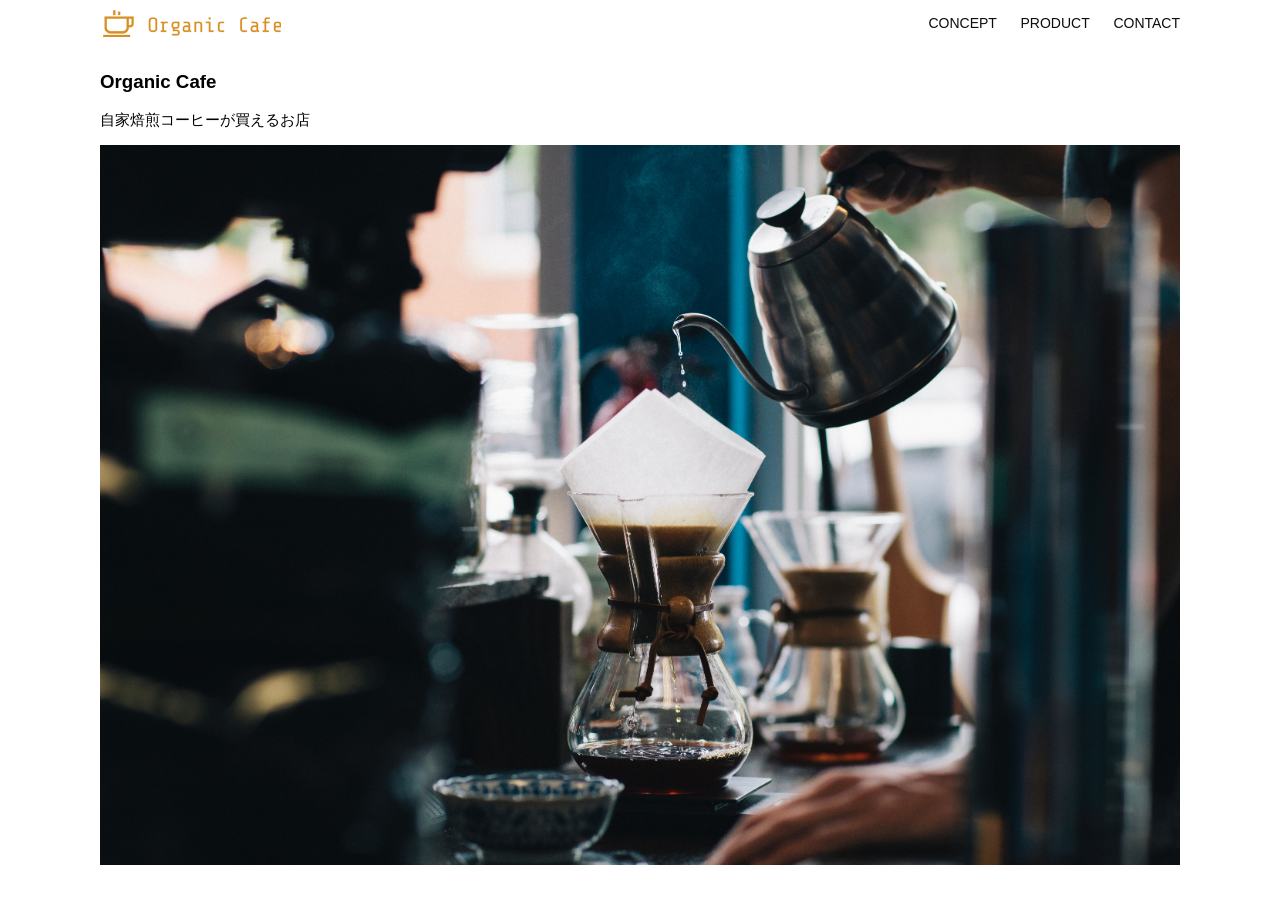
<file: html-css-kadai_013/index.html>
<!DOCTYPE html>
<html>
  <head>
    <title>Organic Cafe</title>
    <meta charset="UTF-8" />
    <meta name="description" content="自家焙煎のコーヒーがお家で楽しめるOrganic Cafe"/>
    <meta name="viewport" content="width=device-width, initial-scale=1.0" />
    <link rel="stylesheet" href="style.css" />
  </head>
  <body>
    <!-- ヘッダー -->
    <header>
      <!-- ロゴ -->
      <a href="index.html" id="logo"><img src="images/logo.png" alt="トップページに戻る"/></a>

      <!-- PC用ナビゲーション -->
      <nav id="nav-pc">
        <a href="index.html#concept">CONCEPT</a>
        <a href="index.html#product">PRODUCT</a>
        <a href="index.html#contact">CONTACT</a>
      </nav>
      <!-- スマホ用メニューボタン -->
       <img id="menu-sp" src="images/button-menu.png" alt="ナビゲーションを開く" onclick="document.getElementById('nav-sp').style.display = 'block'">

      <!-- スマホ用ナビゲーション -->
      <nav id="nav-sp">
        <ul>
          <li>
            <img id="close" src="images/button-close.png" alt="ナビゲーションを閉じる" onclick="document.getElementById('nav-sp').style.display = 'none'">
          </li>
          <li>
            <a id="logo-sp" href="index.html" onclick="document.getElementById('nav-sp').style.display = 'none'">
              <img src="images/logo-sp.png" alt="トップページに戻る" >
            </a>
          </li>
          <li>
            <a class="menu" href="index.html#concept" onclick="document.getElementById('nav-sp').style.display = 'none'">CONCEPT</a>
          </li>
          <li>
            <a class="menu" href="index.html#product" onclick="document.getElementById('nav-sp').style.display = 'none'">PRODUCT</a>
          </li>
          <li>
            <a class="menu" href="index.html#contact" onclick="document.getElementById('nav-sp').style.display = 'none'">CONTACT</a>
          </li>
        </ul>
      </nav> 
    </header>

    <main>
      <article>
        <!-- メインビジュアル -->
        <section id="main-visual">
          <div id="main-message">
            <h1>Organic Cafe</h1>
            <p>自家焙煎コーヒーが買えるお店</p>
          </div>
          <img src="images/main-image.jpg" alt="コーヒーをハンドドリップで淹れる画像"/>
        </section>
      </article>
    </main>
  </body>
</html>
</file>
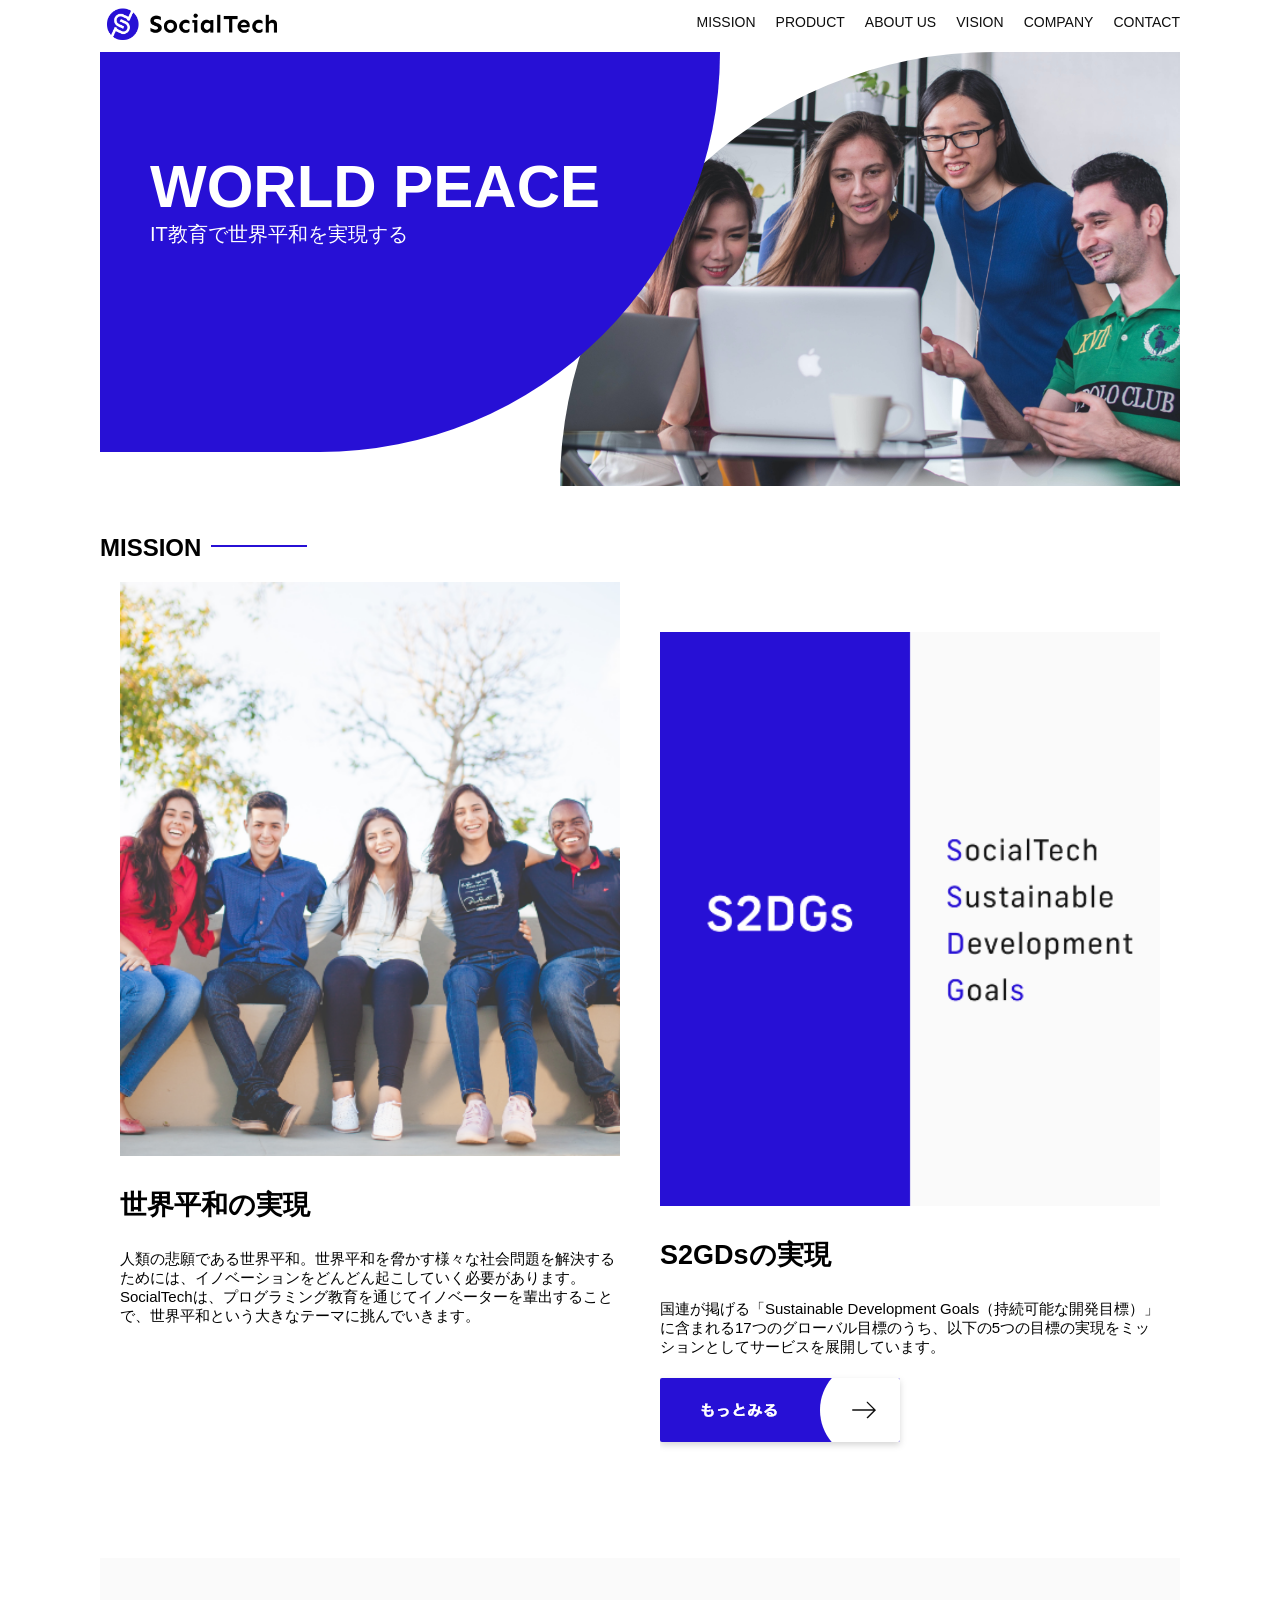
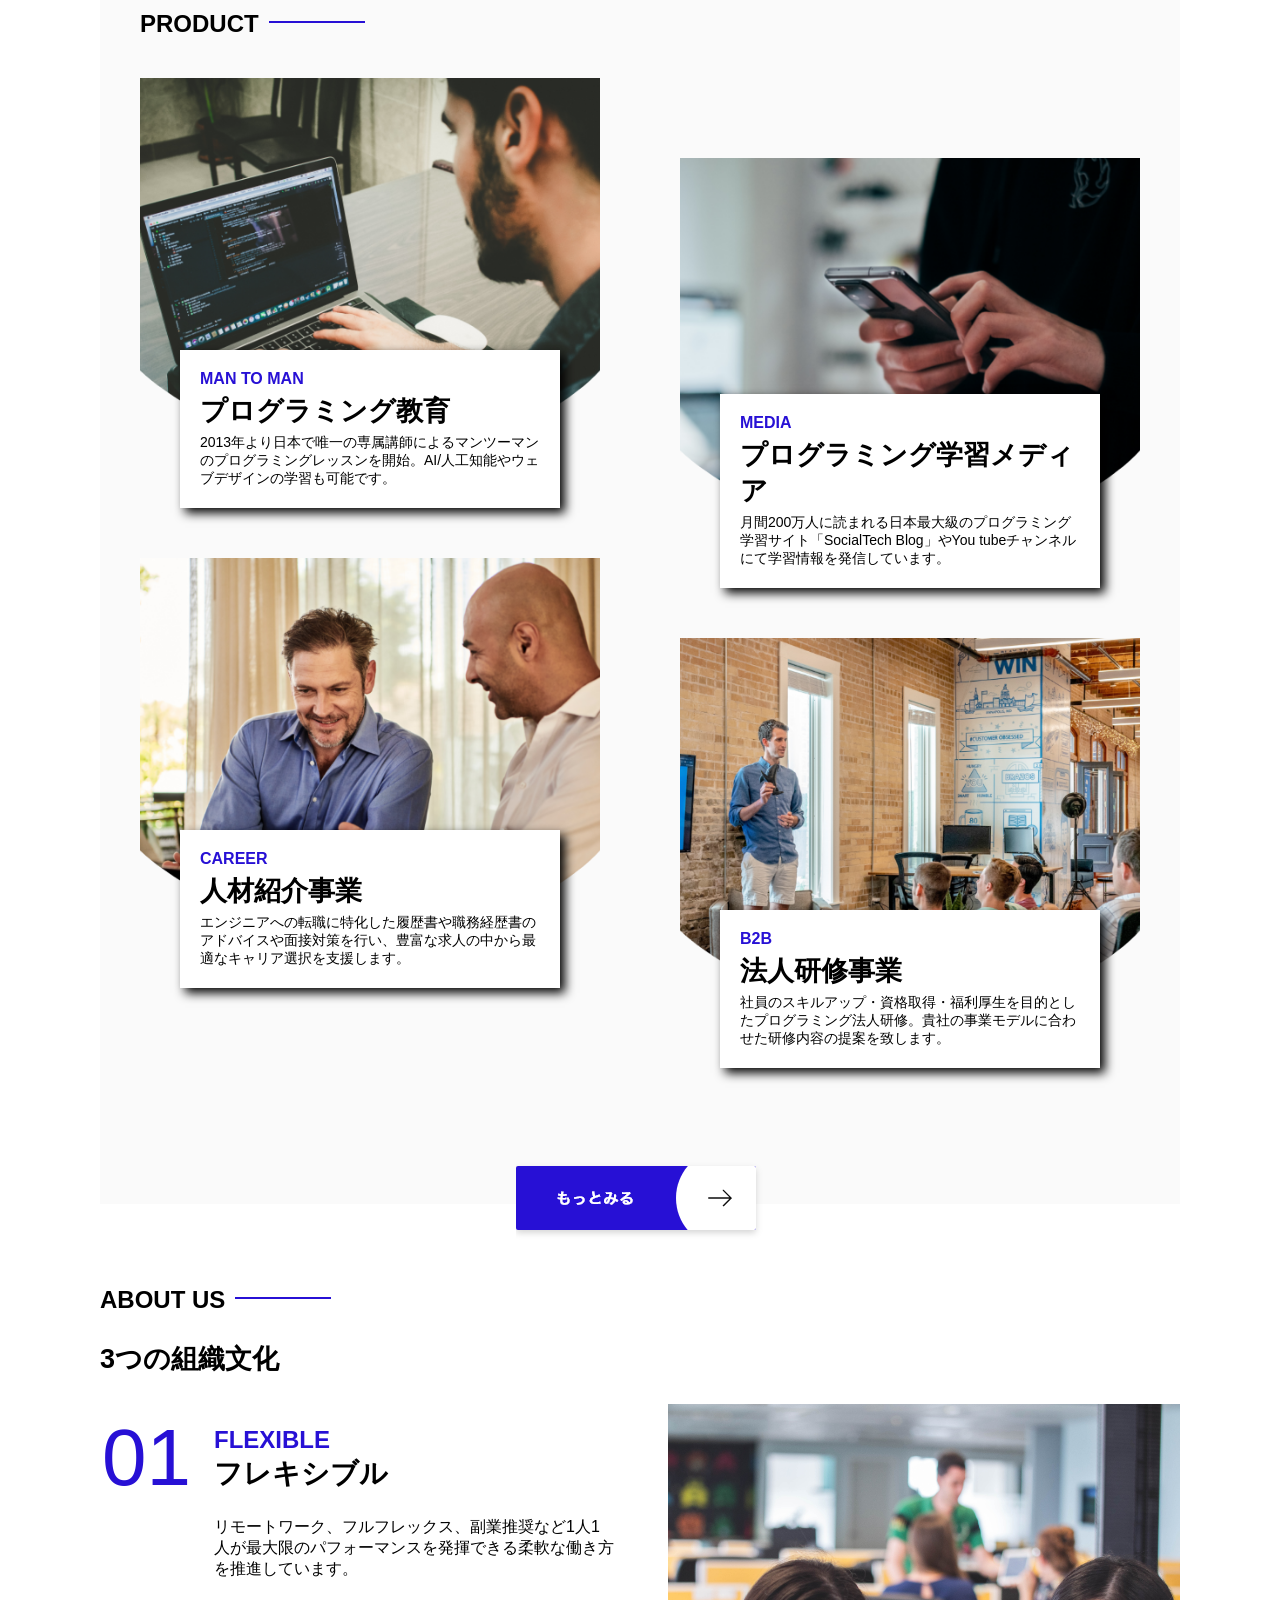
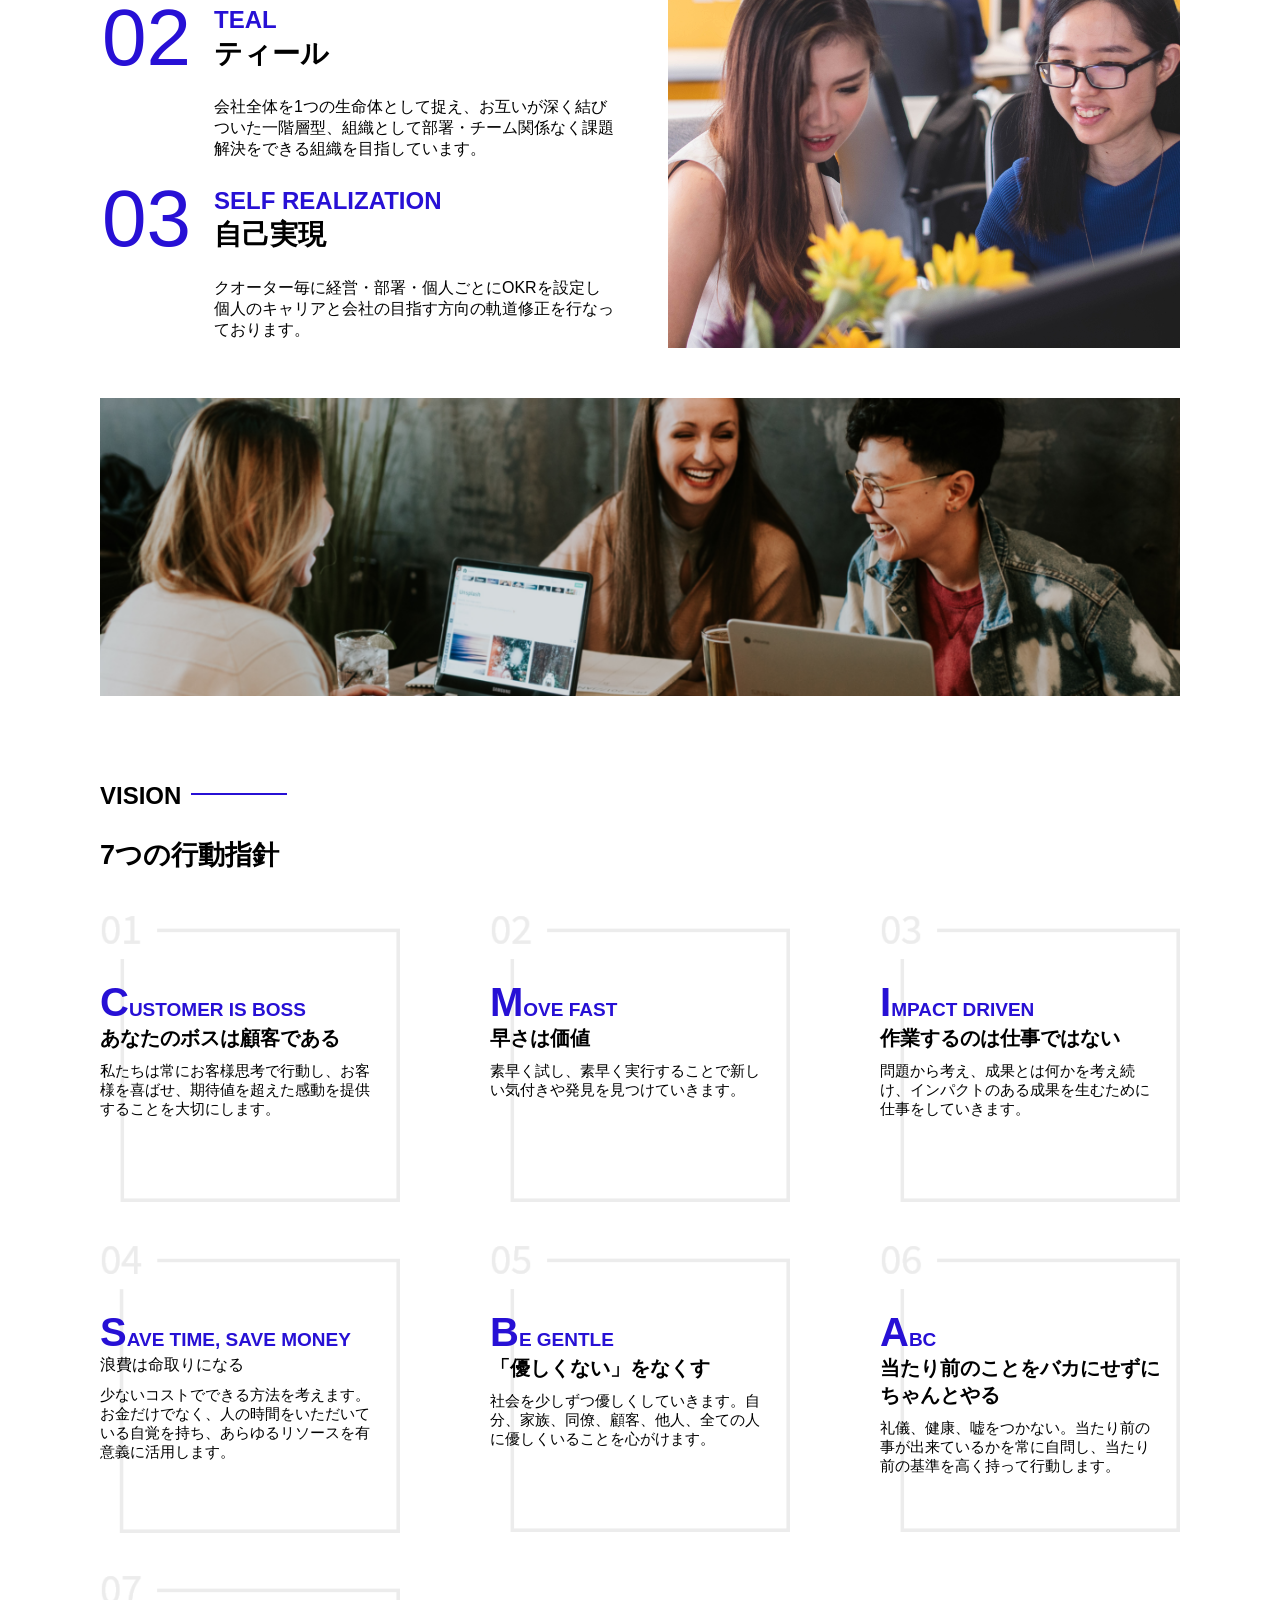
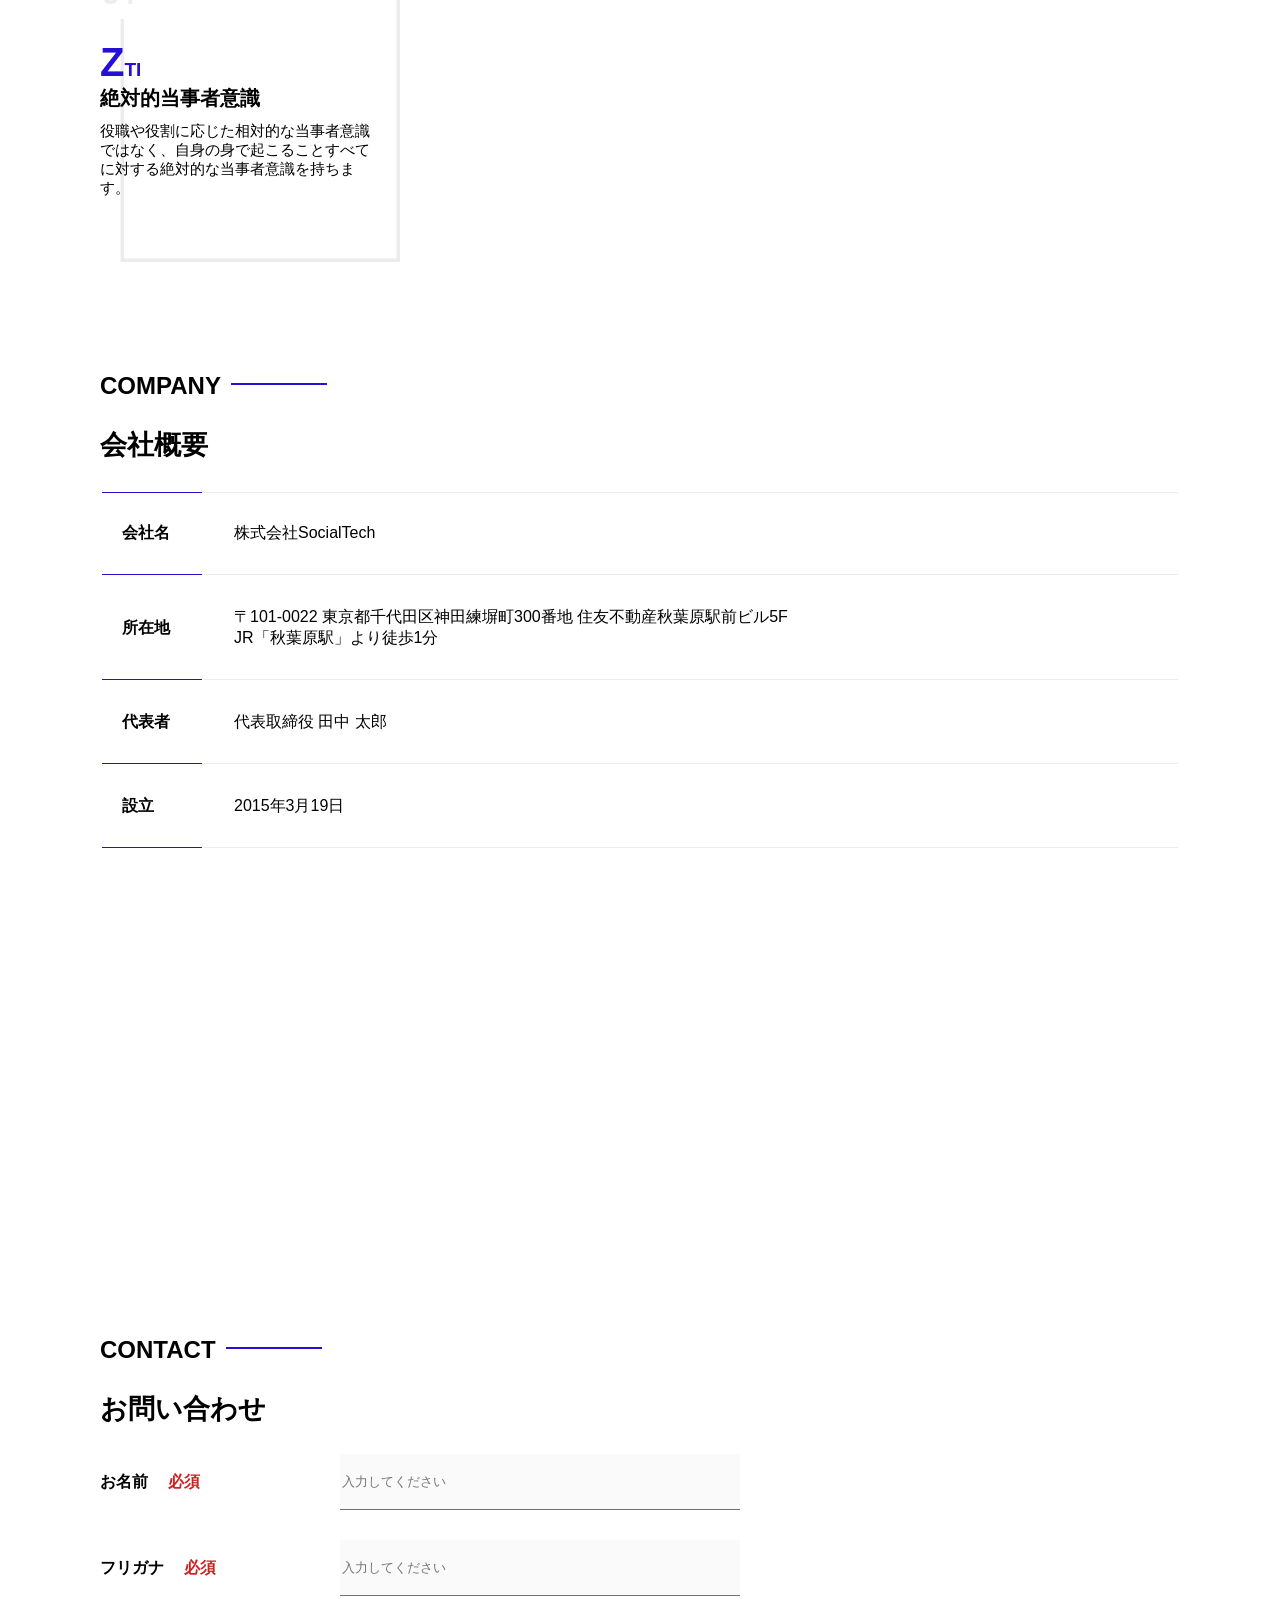
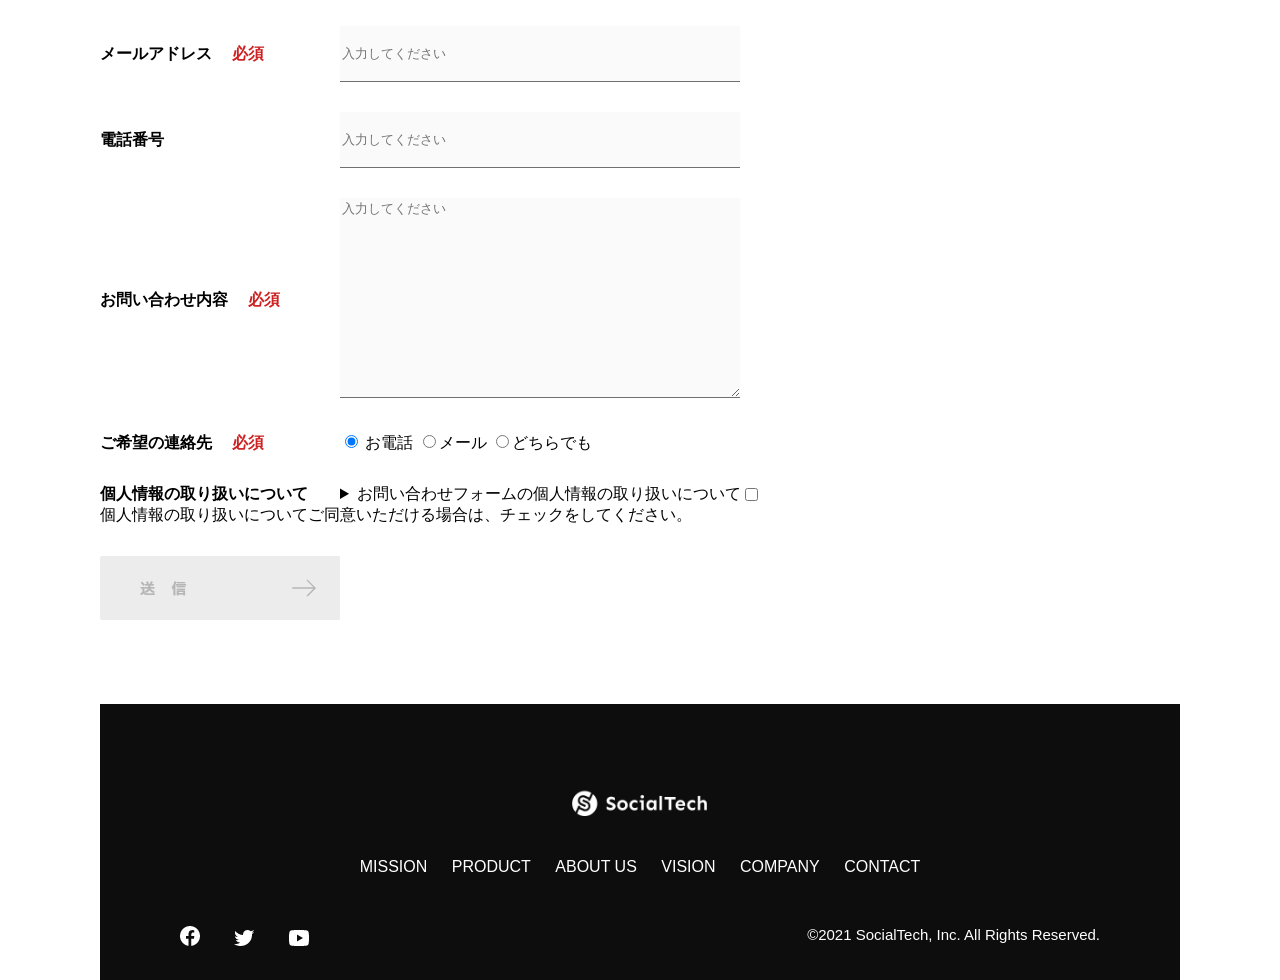
<file: kadai_tutorial_output/index.html>
<!DOCTYPE html>
<html>
  <head>
    <title>SocialTech</title>
    <meta charset="utf-8">
    <meta name="description" content="SocialTechはEdTech業界のリーディングカンパニーを目指します。">
    <meta name="viewport" content="width=device-width,initial-scale=1.0">
    <link rel="stylesheet" href="style.css">
  </head>
  <body>
    <!-- ヘッダー -->
    <header>
      <!-- ロゴ -->
      <a href="index.html" id="logo"><img src="images/logo.png" alt="トップページに戻る"></a>

      <!-- PCナビゲーション -->
      <nav id="nav-pc">
        <ul>
          <li><a href="mission.html">MISSION</a></li>
          <li><a href="product.html">PRODUCT</a></li>
          <li><a href="index.html#aboutus">ABOUT US</a></li>
          <li><a href="index.html#vision">VISION</a></li>
          <li><a href="index.html#company">COMPANY</a></li>
          <li><a href="index.html#contact">CONTACT</a></li>
        </ul>
      </nav>
        <!-- スマホ用メニューボタン -->
         <button id="menu-sp" onclick="document.getElementById('nav-sp').style.display = 'block'">
          <img src="images/button-menu.png" alt="ナビゲーションを開く">
        </button>
          <!-- スマホ用ナビゲーション -->
            <div id="nav-sp">
             <button id="close" onclick="document.getElementById('nav-sp').style.display = 'none'">
               <img src="images/button-close.png" alt="ナビゲーションを閉じる">
             </button>
            
              <nav>
               <ul>
                 <li>
                   <a id="logo-sp" href="index.html" onclick="document.getElementById('nav-sp').style.display = 'none'"><img src="images/logo-sp.png" alt="トップページに戻る"></a>
                 </li>
                 <li><a class="menu" href="mission.html" onclick="document.getElementById('nav-sp').style.display = 'none'">MISSION</a></li>
                 <li><a class="menu" href="product.html" onclick="document.getElementById('nav-sp').style.display = 'none'">PRODUCT</a></li>
                 <li><a class="menu" href="index.html#aboutus" onclick="document.getElementById('nav-sp').style.display = 'none'">ABOUT US</a></li>
                 <li><a class="menu" href="index.html#vision" onclick="document.getElementById('nav-sp').style.display = 'none'">VISION</a></li>
                 <li><a class="menu" href="index.html#company" onclick="document.getElementById('nav-sp').style.display = 'none'">COMPANY</a></li>
                 <li><a class="menu" href="index.html#contact" onclick="document.getElementById('nav-sp').style.display = 'none'">CONTACT</a></li>
               </ul>
              </nav>
             <div id="sns">
               <a href="https://www.facebook.com/sejuku2013">
                 <img src="images/button-facebook.png" alt="Facebookのリンク">
               </a>
               <a href="https://twitter.com/samuraijuku">
                 <img src="images/button-twitter.png" alt="Twitterのリンク">
               </a>
               <a href="https://www.youtube.com/channel/UCCFOQO5aDK0xXam4cUQXT8g">
                 <img src="images/button-youtube.png" alt="YouTubeのリンク">
               </a>
             </div>
            </div>
                
    </header>
    
    <main>
      <article>
        <!-- メインビジュアル -->
        <section id="main-visual">
          <div id="main-message">
            <h1>WORLD PEACE</h1>
            <p>IT教育で世界平和を実現する</p>
          </div>
          <img src="images/index/index-main.png" alt="PCの周りに集まる多国籍の仲間たち">
        </section>

        <!-- ミッション -->
        <section id="mission">
          <h2 class="index-h2">MISSION</h2>
          <div id="mission-flex">
            <div>
              <img id="mission-photo" src="images/index/index-mission.png" alt="野外のベンチで写真を撮影する多国籍の仲間たち">
              <h3>世界平和の実現</h3>
              <p>
                人類の悲願である世界平和。世界平和を脅かす様々な社会問題を解決するためには、イノベーションをどんどん起こしていく必要があります。SocialTechは、プログラミング教育を通じてイノベーターを輩出することで、世界平和という大きなテーマに挑んでいきます。
              </p>
            </div>
            <div>
              <img id="s2dgs" src="images/index/s2dgs.png" alt="S2GDs">
              <h3>S2GDsの実現</h3>
              <p>国連が掲げる「Sustainable Development Goals（持続可能な開発目標）」に含まれる17つのグローバル目標のうち、以下の5つの目標の実現をミッションとしてサービスを展開しています。</p>
              <a href="mission.html">
                <img src="images/button-more.png" alt="もっとみる">
              </a>
            </div>
          </div>
        </section>

        <!-- プロダクト -->
        <section id="product">
          <h2 class="index-h2">PRODUCT</h2>
          <div class="product-flex">
            <div id="product-left">
              <div>
                <img class="product-photo" src="images/index/index-mantoman.png" alt="PCでコードを書く男性">
                <div class="product-explain">
                  <span>MAN TO MAN </span>
                  <h3>プログラミング教育</h3>
                  <p>2013年より日本で唯一の専属講師によるマンツーマンのプログラミングレッスンを開始。AI/人工知能やウェブデザインの学習も可能です。</p>
                </div>
              </div>
              <div>
                <img class="product-photo" src="images/index/index-career.png" alt="笑顔で話し合う2人の男性">
                <div class="product-explain">
                  <span>CAREER</span>
                  <h3>人材紹介事業</h3>
                  <p>エンジニアへの転職に特化した履歴書や職務経歴書のアドバイスや面接対策を行い、豊富な求人の中から最適なキャリア選択を支援します。</p>
                </div>
              </div>
            </div>
            <div id="product-right">
              <div>
                <img class="product-photo" src="images/index/index-media.png" alt="スマートフォンを操作する人">
                <div class="product-explain">
                  <span>MEDIA</span>
                  <h3>プログラミング学習メディア</h3>
                  <p>月間200万人に読まれる日本最大級のプログラミング学習サイト「SocialTech Blog」やYou tubeチャンネルにて学習情報を発信しています。</p>
                </div>
              </div>
              <div>
                <img class="product-photo" src="images/index/index-b2b.png" alt="公演中の男性とそれを聴く人々">
                <div class="product-explain">
                  <span>B2B</span>
                  <h3>法人研修事業</h3>
                  <p>社員のスキルアップ・資格取得・福利厚生を目的としたプログラミング法人研修。貴社の事業モデルに合わせた研修内容の提案を致します。</p>
                </div>
              </div>
            </div>
          </div>
          <div id="product-more">
            <a href="product.html">
              <img src="images/button-more.png" alt="もっとみる">
            </a>
          </div>
        </section>

        <!-- ABOUT US -->
        <section id="aboutus">
          <h2 class="index-h2">ABOUT US</h2>
          <h3>3つの組織文化</h3>
          <div>
            <table class="culture-table">
              <tr>
                <td class="culture-num">01</td>
                <th><span class="culture-en">FLEXIBLE</span><br>フレキシブル</th>
              </tr>
              <tr>
                <td><!-- 空のセル --></td>
                <td class="culture-description">リモートワーク、フルフレックス、副業推奨など1人1人が最大限のパフォーマンスを発揮できる柔軟な働き方を推進しています。</td>
              </tr>
              <tr>
                <td class="culture-num">02</td>
                <th><span class="culture-en">TEAL</span><br>ティール</th>
              </tr>
              <tr>
                <td><!-- 空のセル --></td>
                <td class="culture-description">会社全体を1つの生命体として捉え、お互いが深く結びついた一階層型、組織として部署・チーム関係なく課題解決をできる組織を目指しています。</td>
              </tr>
              <tr>
                <td class="culture-num">03</td>
                <th><span class="culture-en">SELF REALIZATION</span><br>自己実現</th>
              </tr>
              <tr>
                <td><!-- 空のセル --></td>
                <td class="culture-description">クオーター毎に経営・部署・個人ごとにOKRを設定し個人のキャリアと会社の目指す方向の軌道修正を行なっております。</td>
              </tr>
            </table> 
            <img class="culture-img" src="images/index/index-aboutus1.png" alt="笑顔で話し合う2人の女性">
          </div>
          <img class="culture-img2" src="images/index/index-aboutus2.png" alt="笑顔で話し合う3人の男女">
        </section>

        <!-- VISION -->
        <section id="vision">
          <h2 class="index-h2">VISION</h2>
          <h3>7つの行動指針</h3>
          <div>
            <div class="vision-box">
              <img src="images/index/vision-01.png" alt="01">
              <div>
                <h4>CUSTOMER IS BOSS</h4>
                <h5>あなたのボスは顧客である</h5>
                <p>私たちは常にお客様思考で行動し、お客様を喜ばせ、期待値を超えた感動を提供することを大切にします。</p>
              </div>
            </div>
            <div class="vision-box">
              <img src="images/index/vision-02.png" alt="02">
              <div>
                <h4>MOVE FAST</h4>
                <h5>早さは価値</h5>
                <p>素早く試し、素早く実行することで新しい気付きや発見を見つけていきます。</p>
              </div>
            </div>
            <div class="vision-box">
              <img src="images/index/vision-03.png" alt="03">
              <div>
                <h4>IMPACT DRIVEN</h4>
                <h5>作業するのは仕事ではない</h5>
                <p>問題から考え、成果とは何かを考え続け、インパクトのある成果を生むために仕事をしていきます。</p>
              </div>
            </div>
            <div class="vision-box">
              <img src="images/index/vision-04.png" alt="04">
              <div>
                <h4>SAVE TIME, SAVE MONEY</h4>
                <th>浪費は命取りになる</th>
                <p>少ないコストでできる方法を考えます。お金だけでなく、人の時間をいただいている自覚を持ち、あらゆるリソースを有意義に活用します。</p> 
              </div>
            </div>
            <div class="vision-box">
              <img src="images/index/vision-05.png" alt="05">
              <div>
                <h4>BE GENTLE</h4>
                <h5>「優しくない」をなくす</h5>
                <p>社会を少しずつ優しくしていきます。自分、家族、同僚、顧客、他人、全ての人に優しくいることを心がけます。</p>
              </div>
            </div>
            <div class="vision-box">
              <img src="images/index/vision-06.png" alt="06">
              <div>
                <h4>ABC</h4>
                <h5>当たり前のことをバカにせずにちゃんとやる</h5>
                <p>礼儀、健康、嘘をつかない。当たり前の事が出来ているかを常に自問し、当たり前の基準を高く持って行動します。</p>
              </div>
            </div>
            <div class="vision-box">
              <img src="images/index/vision-07.png" alt="07">
              <div>
                <h4>ZTI</h4>
                <h5>絶対的当事者意識</h5>
                <p>役職や役割に応じた相対的な当事者意識ではなく、自身の身で起こることすべてに対する絶対的な当事者意識を持ちます。</p>
              </div>
            </div>
          </div>
        </section>

        <!-- COMPANY -->
        <section id="company">
          <h2 class="index-h2">COMPANY</h2>
          <h3>会社概要</h3>
          <table id="company-table">
            <tr>
              <th class="tableheader tableheader-first">会社名</th>
              <td class="cell cell-first">株式会社SocialTech</td>
            </tr>
            <tr>
              <th class="tableheader">所在地</th>
              <td class="cell">〒101-0022 東京都千代田区神田練塀町300番地 住友不動産秋葉原駅前ビル5F<br>JR「秋葉原駅」より徒歩1分</td>
            </tr>
            <tr>
              <th class="tableheader">代表者</th>
              <td class="cell">代表取締役 田中 太郎</td>
            </tr>
            <tr>
              <th class="tableheader">設立</th>
              <td class="cell">2015年3月19日</td>
            </tr>
          </table>
          <iframe src="https://www.google.com/maps/embed?pb=!1m18!1m12!1m3!1d12960.27548708833!2d139.7643743219946!3d35.699922763122245!2m3!1f0!2f0!3f0!3m2!1i1024!2i768!4f13.1!3m3!1m2!1s0x60188fee13660e23%3A0x77137876edf742ac!2z5L2P5Y-L5LiN5YuV55Sj56eL6JGJ5Y6f6aeF5YmN44OT44Or!5e0!3m2!1sja!2sjp!4v1783110520001!5m2!1sja!2sjp" width="600" height="450" style="border:0;" allowfullscreen="" loading="lazy" referrerpolicy="strict-origin-when-cross-origin"></iframe>
        </section>

        <!-- お問い合わせフォーム -->
        <section id="contact">
          <h2 class="index-h2">CONTACT</h2>
          <h3>お問い合わせ</h3>
          <form>
            <div>
              <div class="contact-heading">
                <label class="contact-label">お名前<span class="contact-span">必須</span></label>
              </div>
              <div>
                <input type="text" name="name" placeholder="入力してください" class="contact-textbox">
              </div>
            </div>

            <div>
              <div class="contact-heading">
                <label class="contact-label">フリガナ<span class="contact-span">必須</span></label> 
              </div> 
              <div>
                <input type="text" name="hurigana" placeholder="入力してください" class="contact-textbox">
              </div>
            </div>

            <div>
              <div class="contact-heading">
                <label class="contact-label">メールアドレス<span class="contact-span">必須</span></label>
              </div> 
              <div>
                <input type="text" name="email" placeholder="入力してください" class="contact-textbox">
              </div>
            </div>

            <div>
              <div class="contact-heading">
                <label class="contact-label">電話番号</label>
              </div>
              <div>
                <input type="text" name="tel" placeholder="入力してください" class="contact-textbox">
              </div>
            </div>

            <div>
              <div class="contact-heading">
                <label class="contact-label">お問い合わせ内容<span class="contact-span">必須</span></label>
              </div>
              <div>
                <textarea class="contact-textarea" placeholder="入力してください" name="message"></textarea>
              </div>
            </div>

            <div>
              <div class="contact-heading">
                <label class="contact-label">ご希望の連絡先<span class="contact-span">必須</span></label>
              </div>
              <div>
                <input class="radiobutton" type="radio" value="tel" name="contact" checked> <label>お電話</label>
                <input class="radiobutton" type="radio" value="mail" name="contact"><label>メール</label>
                <input class="radiobutton" type="radio" value="both" name="contact"><label>どちらでも</label>
              </div>
            </div> 

            <div>
              <div class="contact-heading">
                <label class="contact-label">個人情報の取り扱いについて</label>
              </div>
              <details>
                <summary>お問い合わせフォームの個人情報の取り扱いについて</summary>
                <div>
                  <dl>
                    <dt>1.組織の名称又は氏名</dt>
                    <dd>株式会社SocialTech</dd>
                    <dt>2.個人情報保護管理者(若しくはその代理人)の氏名又は職名、所属及び連絡先</dt>
                    <dd>
                      <p>鈴木 一郎 コーポレート部</p>
                      <p>メールアドレス：samurai@example.com</p>
                      <p>TEL：03-1234-5678</p>
                    </dd>
                    <dt>3.個人情報の利用目的</dt>
                    <dd>
                      <ul>
                        <li>本サービス及び本サービスに関連する情報の提供又はそれらに関する連絡のため</li>
                        <li>ユーザーの本人確認のため</li>
                        <li>当社サービスのご案内のため</li>
                        <li>当社の商品等の広告または宣伝（電子メールによるものを含むものとします。）</li>
                      </ul>
                    </dd>
                    <dt>4.個人情報の取扱業務の委託</dt>
                    <dd>個人情報取扱業務の全部または一部を外部に業務委託する場合があります。その際、弊社は、個人情報を適切に保護できる管理体制を敷き実行していることを条件として委託先を厳選したうえで、機密保持契約を委託先と締結し、お客様の個人情報を厳密に管理させます。</dd>
                    <dt>5.個人情報の開示等の請求</dt>
                    <dd>
                      お客様は、弊社に対してご自身の個人情報の開示等（利用目的の通知、開示、内容の訂正・追加・削除、利用の停止または消去、第三者への提供の停止）に関して、当社問い合わせ窓口に申し出る事が出来ます。<br>
                      その際、弊社はお客様ご本人を確認させていただいたうえで、合理的な期間内に対応いたします。<br>
                      なお、個人情報に関する弊社問い合わせ先は、次の通りです。
                    </dd>
                    <dd>
                      <p>株式会社SocialTech 個人情報問い合わせ窓口</p>
                      <p>〒150-0043 東京都千代田区神田練塀町300番地 住友不動産秋葉原駅前ビル5F</p>
                      <p>メールアドレス：samurai@example.com TEL:03-1234-5678</p>
                    </dd>
                    <dt>6.個人情報を提供されることの任意性について</dt>
                    <dd>お客様がご自身の個人情報を弊社に提供されるか否かは、お客様のご判断によりますが、もしご提供されない場合には、適切なサービスが提供できない場合がありますので予めご了承ください。</dd>
                  </dl>
                </div>
              </details>
              <input type="checkbox" name="agree">
              <span>個人情報の取り扱いについてご同意いただける場合は、チェックをしてください。</span>
            </div> 
            
            <input type="image" src="images/button-submit.png" alt="送信する">
          </form>
        </section>
      </article>
    </main>

      <footer>
        <div id="footer-logo">
          <img src="images/logo-sp.png" alt="SocialTech">
        </div>
        <div id="footer-link">
          <a href="mission.html">MISSION</a>
          <a href="product.html">PRODUCT</a>
          <a href="index.html#aboutus">ABOUT US</a>
          <a href="index.html#vision">VISION</a>
          <a href="index.html#company">COMPANY</a>
          <a href="index.html#contact">CONTACT</a>
        </div>
        <div id="sns-footer">
          <div class="sns-btns">
            <a href="https://www.facebook.com/sejuku2013"><img src="images/button-facebook.png" alt="Facebookのリンク"></a>
            <a href="https://twitter.com/samuraijuku"><img src="images/button-twitter.png" alt="Twitterのリンク"></a>
            <a href="https://www.youtube.com/channel/UCCFOQO5aDK0xXam4cUQXT8g"><img src="images/button-youtube.png" alt="YouTubeのリンク"></a>
          </div>
          <p id="copyright">&copy;2021 SocialTech, Inc. All Rights Reserved.</p>
        </div>
      </footer>
  </body>
</html>
</file>
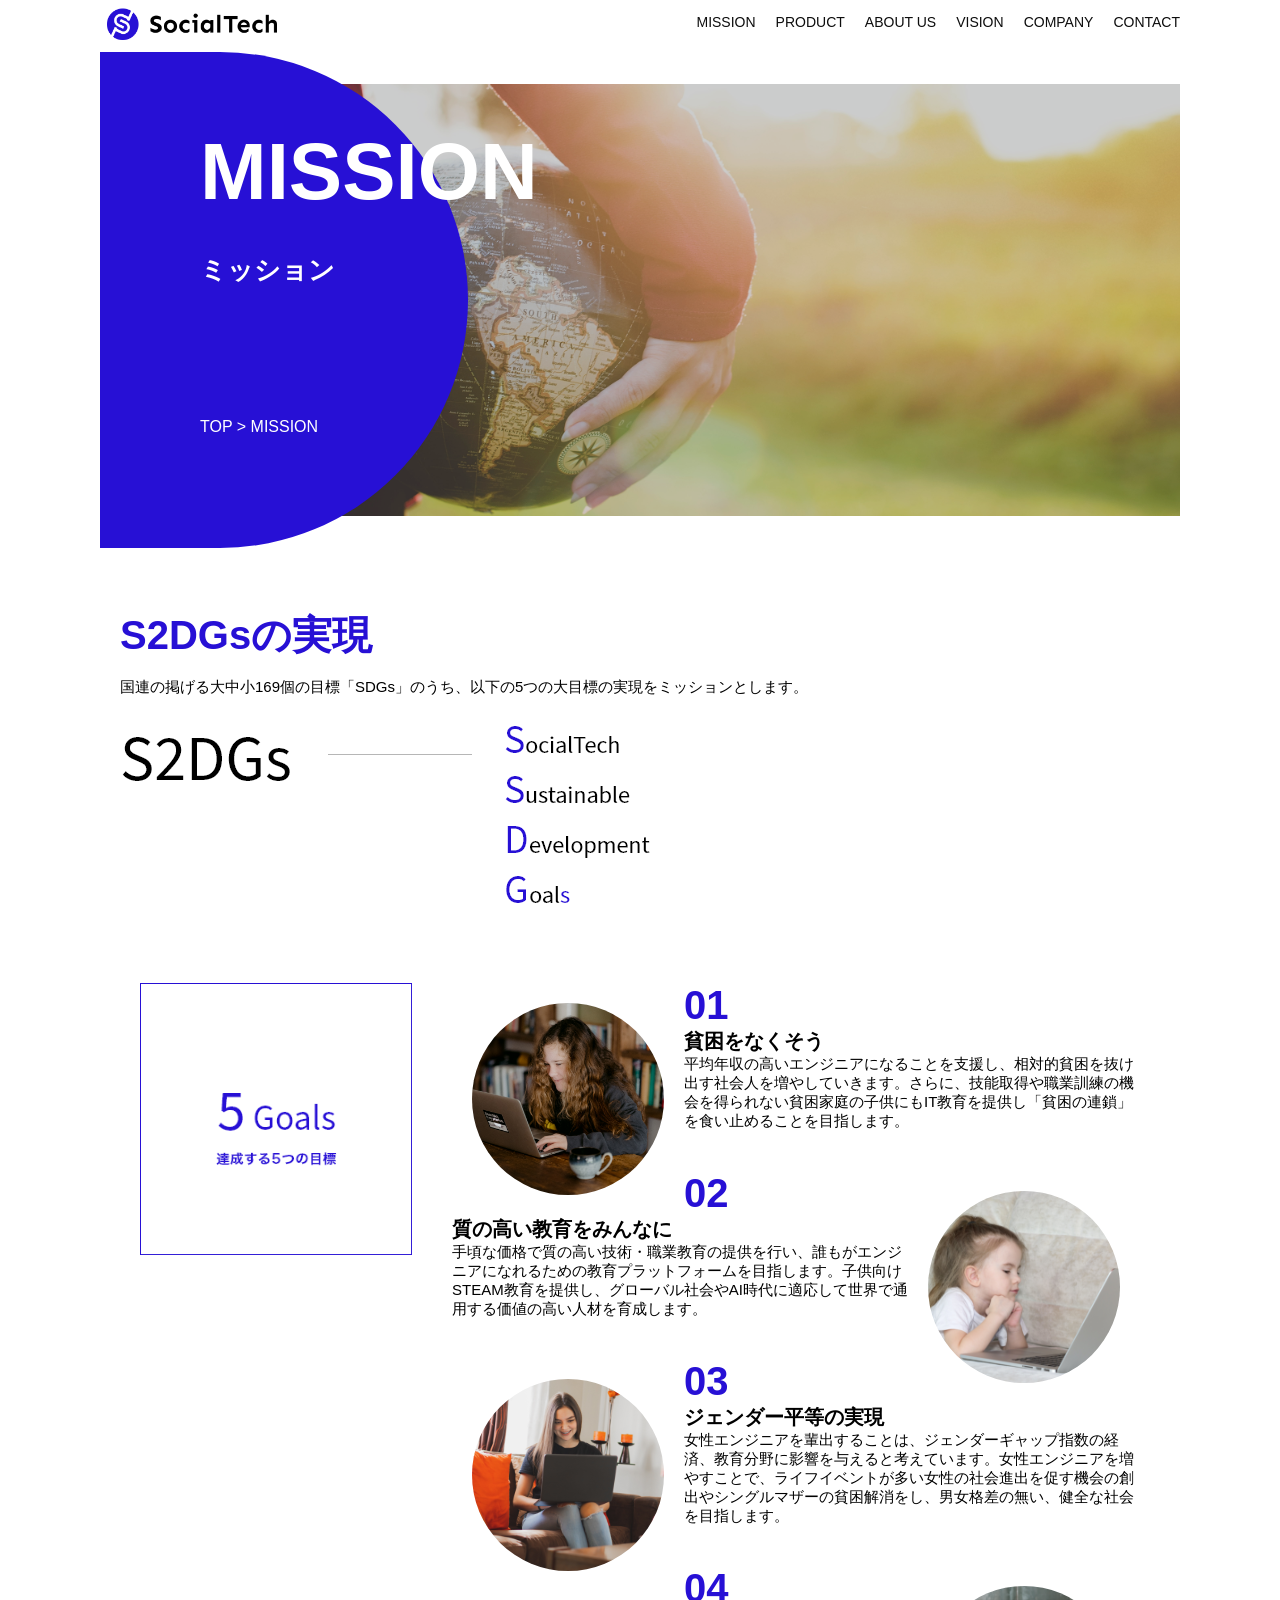
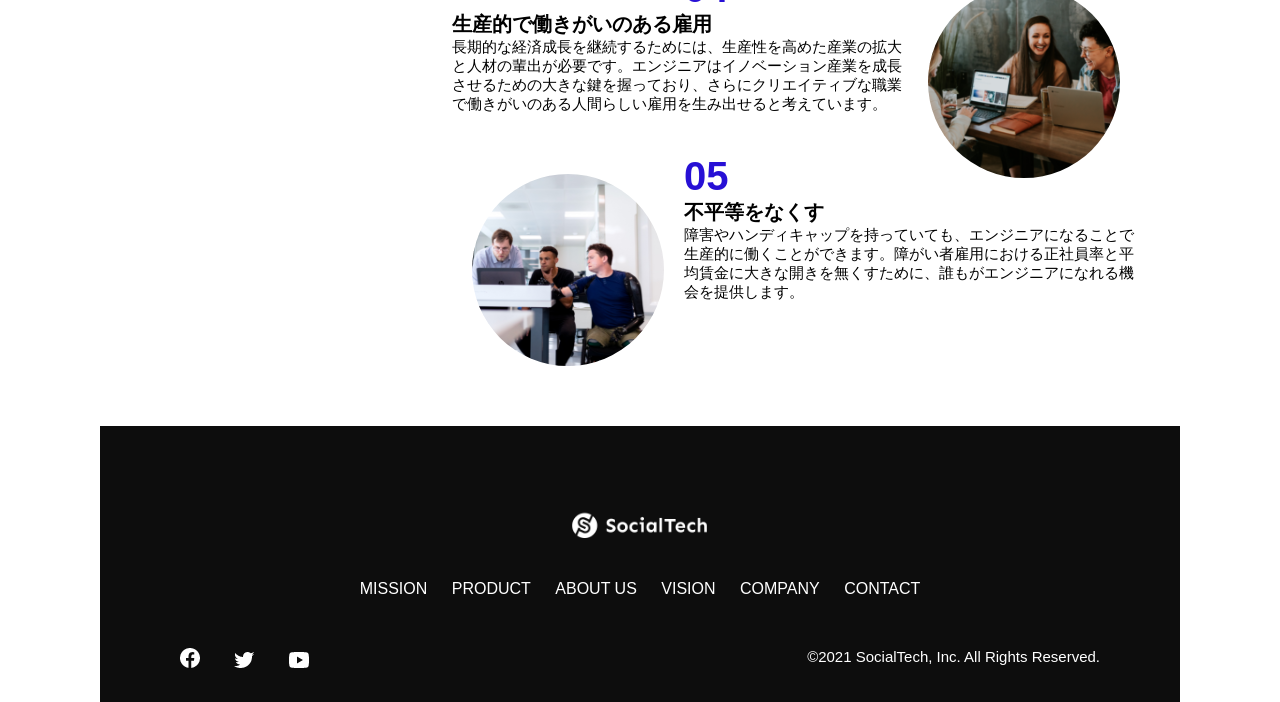
<file: kadai_tutorial_output/mission.html>
<!DOCTYPE html>
<html>
  <head>
    <title>SocialTech - MISSION ミッション -</title>
    <meta charset="utf-8">
    <meta name="description" content="SocialTechが目指す5つの目標（S2DGs）を紹介します">
    <meta name="viewport" content="width=device-width, initial-scale=1.0">
    <link rel="stylesheet" href="style.css">
  </head>

  <body>
    <!-- ヘッダー -->
    <header>
      <!-- ロゴ -->
      <a href="index.html" id="logo">
        <img src="images/logo.png" alt="トップページに戻る">
      </a>

      <!-- PC用ナビゲーション -->
      <nav id="nav-pc">
        <ul>
          <li><a href="mission.html">MISSION</a></li>
          <li><a href="product.html">PRODUCT</a></li>
          <li><a href="index.html#aboutus">ABOUT US</a></li>
          <li><a href="index.html#vision">VISION</a></li>
          <li><a href="index.html#company">COMPANY</a></li>
          <li><a href="index.html#contact">CONTACT</a></li>
        </ul>
      </nav>

      <!-- スマホ用メニューボタン -->
      <button id="menu-sp" onclick="document.getElementById('nav-sp').style.display = 'block'">
        <img src="images/button-menu.png" alt="ナビゲーションを開く">
      </button>

      <!-- スマホ用ナビゲーション -->
      <div id="nav-sp">
        <button id="close" onclick="document.getElementById('nav-sp').style.display = 'none'">
          <img src="images/button-close.png" alt="ナビゲーションを閉じる">
        </button>

        <nav>
          <ul>
            <li>
              <a id="logo-sp" href="index.html" onclick="document.getElementById('nav-sp').style.display = 'none'"><img src="images/logo-sp.png" alt="トップページに戻る"></a>
            </li>
            <li><a class="menu" href="mission.html" onclick="document.getElementById('nav-sp').style.display = 'none'">MISSION</a></li>
            <li><a class="menu" href="product.html" onclick="document.getElementById('nav-sp').style.display = 'none'">PRODUCT</a></li>
            <li><a class="menu" href="index.html#aboutus" onclick="document.getElementById('nav-sp').style.display = 'none'">ABOUT US</a></li>
            <li><a class="menu" href="index.html#vision" onclick="document.getElementById('nav-sp').style.display = 'none'">VISION</a></li>
            <li><a class="menu" href="index.html#company" onclick="document.getElementById('nav-sp').style.display = 'none'">COMPANY</a></li>
            <li><a class="menu" href="index.html#contact" onclick="document.getElementById('nav-sp').style.display = 'none'">CONTACT</a></li>
          </ul>
        </nav>
        <div id="sns">
          <a href="https://www.facebook.com/sejuku2013">
            <img src="images/button-facebook.png" alt="Facebookのリンク">
          </a>
          <a href="https://twitter.com/samuraijuku">
            <img src="images/button-twitter.png" alt="Twitterのリンク">
          </a>
          <a href="https://www.youtube.com/channel/UCCFOQO5aDK0xXam4cUQXT8g">
            <img src="images/button-youtube.png" alt="YouTubeのリンク">
          </a>
        </div>
      </div>
    </header>

    <main>
      <article>
        <section id="mission-main">
          <div class="mission-main-inner">
            <div id="mission-title">
              <h1>MISSION<br><span>ミッション</span></h1>
              <p>TOP > MISSION</p>
            </div>
          </div>
        </section>

        <section id="mission-s2dgs">
          <h2 class="mission-h2">S2DGsの実現</h2>
          <p>国連の掲げる大中小169個の目標「SDGs」のうち、以下の5つの大目標の実現をミッションとします。</p>
          <img src="images/mission/mission-s2dgs.png" alt="S2DGs">
        </section>

        <section id="mission-five-goals">
          <div class="five-goals-image">
            <img src="images/mission/mission-5goals.png" alt="5Goals">
          </div>
          <div class="five-goals-read">
            <div>
              <img class="five-goals-image-left" src="images/mission/mission-5goals01.png" alt="PCを操作する女の子">
              <span class="fivegoals-number">01</span>
              <h3 class="fivegoals-h3">貧困をなくそう</h3>
              <p class="fivegoals-p">平均年収の高いエンジニアになることを支援し、相対的貧困を抜け出す社会人を増やしていきます。さらに、技能取得や職業訓練の機会を得られない貧困家庭の子供にもIT教育を提供し「貧困の連鎖」を食い止めることを目指します。</p>
            </div>
            <div>
              <img class="five-goals-image-right" src="images/mission/mission-5goals02.png" alt="PCを見つめる小さい女の子">
              <span class="fivegoals-number">02</span>
              <h3 class="fivegoals-h3">質の高い教育をみんなに</h3>
              <p class="fivegoals-p">手頃な価格で質の高い技術・職業教育の提供を行い、誰もがエンジニアになれるための教育プラットフォームを目指します。子供向けSTEAM教育を提供し、グローバル社会やAI時代に適応して世界で通用する価値の高い人材を育成します。</p>
            </div>
            <div>
              <img class="five-goals-image-left" src="images/mission/mission-5goals03.png" alt="PCを操作する女性">
              <span class="fivegoals-number">03</span>
              <h3 class="fivegoals-h3">ジェンダー平等の実現</h3>
              <p class="fivegoals-p">女性エンジニアを輩出することは、ジェンダーギャップ指数の経済、教育分野に影響を与えると考えています。女性エンジニアを増やすことで、ライフイベントが多い女性の社会進出を促す機会の創出やシングルマザーの貧困解消をし、男女格差の無い、健全な社会を目指します。</p>
            </div>
            <div>
              <img class="five-goals-image-right" src="images/mission/mission-5goals04.png" alt="笑顔で話し合う3人の男女">
              <span class="fivegoals-number">04</span>
              <h3 class="fivegoals-h3">生産的で働きがいのある雇用</h3>
              <p class="fivegoals-p">長期的な経済成長を継続するためには、生産性を高めた産業の拡大と人材の輩出が必要です。エンジニアはイノベーション産業を成長させるための大きな鍵を握っており、さらにクリエイティブな職業で働きがいのある人間らしい雇用を生み出せると考えています。</p>
            </div>
            <div>
              <img class="five-goals-image-left" src="images/mission/mission-5goals05.png" alt="障害を持つ男性が生き生きと働く様子">
              <span class="fivegoals-number">05</span>
              <h3 class="fivegoals-h3">不平等をなくす</h3>
              <p class="fivegoals-p">障害やハンディキャップを持っていても、エンジニアになることで生産的に働くことができます。障がい者雇用における正社員率と平均賃金に大きな開きを無くすために、誰もがエンジニアになれる機会を提供します。</p>
            </div>
          </div>
        </section>

      </article>
    </main>

    <footer>
      <div id="footer-logo">
        <img src="images/logo-sp.png" alt="SocialTech">
      </div>
      <div id="footer-link">
        <a href="mission.html">MISSION</a>
        <a href="product.html">PRODUCT</a>
        <a href="index.html#aboutus">ABOUT US</a>
        <a href="index.html#vision">VISION</a>
        <a href="index.html#company">COMPANY</a>
        <a href="index.html#contact">CONTACT</a>
      </div>
      <div id="sns-footer">
        <div class="sns-btns">
          <a href="https://www.facebook.com/sejuku2013"><img src="images/button-facebook.png" alt="Facebookのリンク"></a>
          <a href="https://twitter.com/samuraijuku"><img src="images/button-twitter.png" alt="Twitterのリンク"></a>
          <a href="https://www.youtube.com/channel/UCCFOQO5aDK0xXam4cUQXT8g"><img src="images/button-youtube.png" alt="YouTubeのリンク"></a>
        </div>
        <p id="copyright">&copy;2021 SocialTech, Inc. All Rights Reserved.</p>
      </div>
    </footer>

  </body>
</html>
</file>
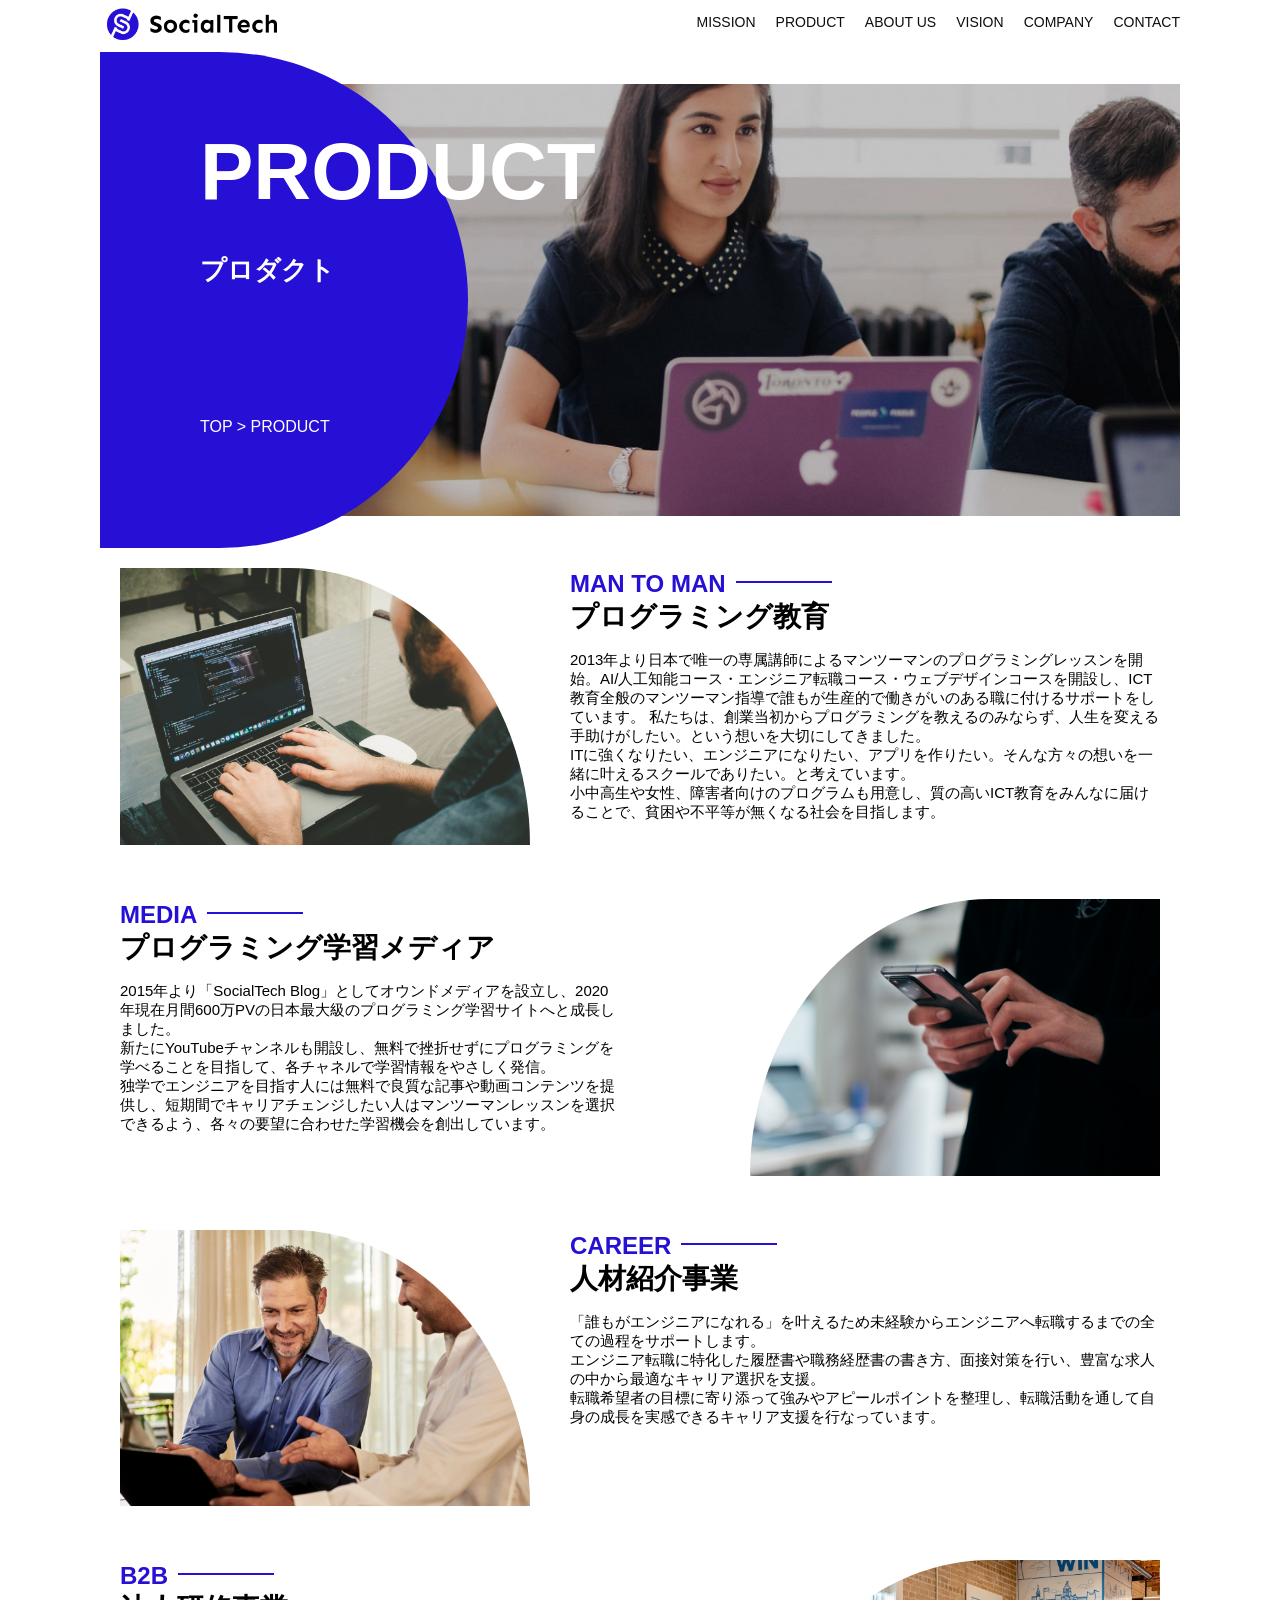
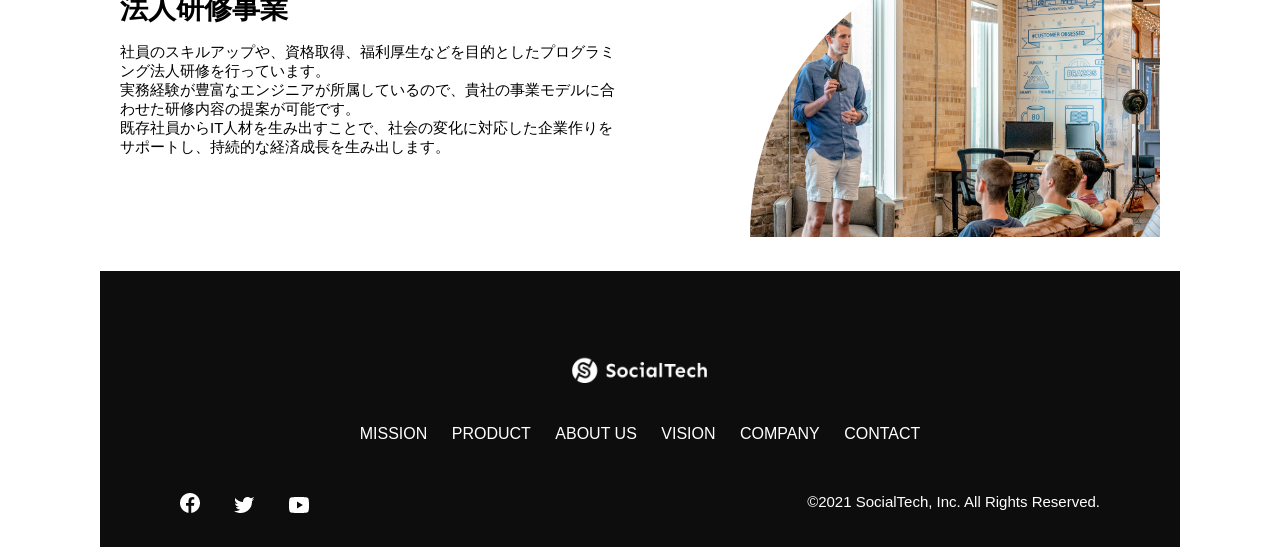
<file: kadai_tutorial_output/product.html>
<!DOCTYPE html>
<html>
  <head>
    <title>SocialTech -PRODUCT  プロダクト-</title>
    <meta charset="utf-8">
    <meta name="description" content="SocialTechの4つのプロダクトを紹介します">
    <meta name="viewport" content="width=device-width, initial-scale=1.0">
    <link rel="stylesheet" href="style.css">
  </head>

  <body>
    <!-- ヘッダー -->
    <header>
      <!-- ロゴ -->
      <a href="index.html" id="logo">
        <img src="images/logo.png" alt="トップページに戻る">
      </a>

      <!-- PC用ナビゲーション -->
      <nav id="nav-pc">
        <ul>
          <li><a href="mission.html">MISSION</a></li>
          <li><a href="product.html">PRODUCT</a></li>
          <li><a href="index.html#aboutus">ABOUT US</a></li>
          <li><a href="index.html#vision">VISION</a></li>
          <li><a href="index.html#company">COMPANY</a></li>
          <li><a href="index.html#contact">CONTACT</a></li>
        </ul>
      </nav>

      <!-- スマホ用メニューボタン -->
      <button id="menu-sp" onclick="document.getElementById('nav-sp').style.display = 'block'">
        <img src="images/button-menu.png" alt="ナビゲーションを開く">
      </button>

      <!-- スマホ用ナビゲーション -->
      <div id="nav-sp">
        <button id="close" onclick="document.getElementById('nav-sp').style.display = 'none'">
          <img src="images/button-close.png" alt="ナビゲーションを閉じる">
        </button>

        <nav>
          <ul>
            <li>
              <a id="logo-sp" href="index.html" onclick="document.getElementById('nav-sp').style.display = 'none'"><img src="images/logo-sp.png" alt="トップページに戻る"></a>
            </li>
            <li><a class="menu" href="mission.html" onclick="document.getElementById('nav-sp').style.display = 'none'">MISSION</a></li>
            <li><a class="menu" href="product.html" onclick="document.getElementById('nav-sp').style.display = 'none'">PRODUCT</a></li>
            <li><a class="menu" href="index.html#aboutus" onclick="document.getElementById('nav-sp').style.display = 'none'">ABOUT US</a></li>
            <li><a class="menu" href="index.html#vision" onclick="document.getElementById('nav-sp').style.display = 'none'">VISION</a></li>
            <li><a class="menu" href="index.html#company" onclick="document.getElementById('nav-sp').style.display = 'none'">COMPANY</a></li>
            <li><a class="menu" href="index.html#contact" onclick="document.getElementById('nav-sp').style.display = 'none'">CONTACT</a></li>
          </ul>
        </nav>
        <div id="sns">
          <a href="https://www.facebook.com/sejuku2013">
            <img src="images/button-facebook.png" alt="Facebookのリンク">
          </a>
          <a href="https://twitter.com/samuraijuku">
            <img src="images/button-twitter.png" alt="Twitterのリンク">
          </a>
          <a href="https://www.youtube.com/channel/UCCFOQO5aDK0xXam4cUQXT8g">
            <img src="images/button-youtube.png" alt="YouTubeのリンク">
          </a>
        </div>
      </div>
    </header>

    <main>
      <article>
        <section id="product-main">
          <div class="product-main-inner">
            <div id="product-title">
              <h1>PRODUCT<br><span>プロダクト</span></h1>
              <p>TOP > PRODUCT</p>
            </div>
          </div>
        </section>

        <section class="product-section product-section-left">
          <div class="product-section-img">
            <img src="images/product/product-mantoman.png" alt="PCでコードを書く男性">
          </div>
          <div class="product-read">
            <h2 class="product-h2">MAN TO MAN</h2>
            <h3 class="product-h3">プログラミング教育</h3>
            <p>
              2013年より日本で唯一の専属講師によるマンツーマンのプログラミングレッスンを開始。AI/人工知能コース・エンジニア転職コース・ウェブデザインコースを開設し、ICT教育全般のマンツーマン指導で誰もが生産的で働きがいのある職に付けるサポートをしています。 私たちは、創業当初からプログラミングを教えるのみならず、人生を変える手助けがしたい。という想いを大切にしてきました。<br>ITに強くなりたい、エンジニアになりたい、アプリを作りたい。そんな方々の想いを一緒に叶えるスクールでありたい。と考えています。<br>小中高生や女性、障害者向けのプログラムも用意し、質の高いICT教育をみんなに届けることで、貧困や不平等が無くなる社会を目指します。
            </p>
          </div>
        </section>

        <section class="product-section product-section-right">
          <div class="product-read">
            <h2 class="product-h2">MEDIA</h2>
            <h3 class="product-h3">プログラミング学習メディア</h3>
            <p>2015年より「SocialTech Blog」としてオウンドメディアを設立し、2020年現在月間600万PVの日本最大級のプログラミング学習サイトへと成長しました。<br>新たにYouTubeチャンネルも開設し、無料で挫折せずにプログラミングを学べることを目指して、各チャネルで学習情報をやさしく発信。<br>独学でエンジニアを目指す人には無料で良質な記事や動画コンテンツを提供し、短期間でキャリアチェンジしたい人はマンツーマンレッスンを選択できるよう、各々の要望に合わせた学習機会を創出しています。</p>
          </div>
          <div class="product-section-img">
            <img src="images/product/product-media.png" alt="スマートフォンを操作する人">
          </div> 
        </section>

        <section class="product-section product-section-left">
          <div class="product-section-img">
            <img src="images/product/product-career.png" alt="笑顔で話し合う2人の男性">
          </div>
          <div class="product-read">
            <h2 class="product-h2">CAREER</h2>
            <h3 class="product-h3">人材紹介事業</h3>
            <p>「誰もがエンジニアになれる」を叶えるため未経験からエンジニアへ転職するまでの全ての過程をサポートします。<br>エンジニア転職に特化した履歴書や職務経歴書の書き方、面接対策を行い、豊富な求人の中から最適なキャリア選択を支援。<br>転職希望者の目標に寄り添って強みやアピールポイントを整理し、転職活動を通して自身の成長を実感できるキャリア支援を行なっています。<br></p>
          </div>
        </section>

        <section class="product-section product-section-right">
          <div class="product-read">
            <h2 class="product-h2">B2B</h2>
            <h3 class="product-h3">法人研修事業</h3>
            <p>社員のスキルアップや、資格取得、福利厚生などを目的としたプログラミング法人研修を行っています。<br>実務経験が豊富なエンジニアが所属しているので、貴社の事業モデルに合わせた研修内容の提案が可能です。<br>既存社員からIT人材を生み出すことで、社会の変化に対応した企業作りをサポートし、持続的な経済成長を生み出します。</p>
          </div>
          <div class="product-section-img">
            <img src="images/product/product-b2b.png" alt="公演中の男性とそれを聴く人々">
          </div> 
        </section>

      </article>
    </main>

    <footer>
      <div id="footer-logo">
        <img src="images/logo-sp.png" alt="SocialTech">
      </div>
      <div id="footer-link">
        <a href="mission.html">MISSION</a>
        <a href="product.html">PRODUCT</a>
        <a href="index.html#aboutus">ABOUT US</a>
        <a href="index.html#vision">VISION</a>
        <a href="index.html#company">COMPANY</a>
        <a href="index.html#contact">CONTACT</a>
      </div>
      <div id="sns-footer">
        <div class="sns-btns">
          <a href="https://www.facebook.com/sejuku2013"><img src="images/button-facebook.png" alt="Facebookのリンク"></a>
          <a href="https://twitter.com/samuraijuku"><img src="images/button-twitter.png" alt="Twitterのリンク"></a>
          <a href="https://www.youtube.com/channel/UCCFOQO5aDK0xXam4cUQXT8g"><img src="images/button-youtube.png" alt="YouTubeのリンク"></a>
        </div>
        <p id="copyright">&copy;2021 SocialTech, Inc. All Rights Reserved.</p>
      </div>
    </footer>
    
  </body>
</html>
</file>
<file: html-css-kadai_013/style.css>
/* PC、スマホ共通スタイル */
body {
  font-family: "Source Sans Pro", "Hiragino Kaku Gothic ProN", Meiryo, Arial,
    sans-serif;
}

p {
  font-size: 15px;
}

#main-visual>img {
  width: 100%;
}

/*================
PC用のスタイル 
=================*/
@media screen and (min-width: 768px) {
  /* 横幅設定 */
  body {
    max-width: 1080px;
    min-width: 960px;
    margin: 0 auto 0 auto;
  }

  /* ヘッダー */
  header {
    display: flex;
    justify-content: space-between;
  }

  /* ナビゲーションのレイアウト */
  #nav-pc {
    text-align: right;
    font-size: 14px;
    padding-top: 15px;
  }

  /* ナビゲーションのリンクの装飾設定 */
  #nav-pc>a {
    text-decoration: none;
    margin-left: 20px;
  }

  #nav-pc>a:link {
    color: #0d0d0d;
  }

  #nav-pc>a:visited {
    color: #0d0d0d;
  }

  #nav-pc>a:hover {
    color: #0d0d0d;
    text-decoration: underline;
  }

  #nav-pc>a:active {
    color: #0d0d0d;
  }
  #menu-sp {
    display: none;
  }

  #nav-sp {
    display: none;
  }
}

/* スマートフォン用のスタイル */
@media screen and (max-width: 767px) {
  body {
    min-width: 375px;
    margin: 0;
  }

  #nav-pc {
    display: none;
  }

  #menu-sp {
    float: right;
    padding: 0;
  }

  #nav-sp {
    background-color: #ce933e;
    position: absolute;
    left: 0;
    top: 0;
    height: 100%;
    width: 100%;
    display: none;
    z-index: 100;
  }

  #nav-sp ul {
    padding-left: 0;
  }

  #nav-sp li {
    list-style: none;
  }

  #close {
    position: absolute;
    top: 20px;
    right: 20px;
  }

  #logo-sp {
    margin: 80px 0 30px 20px;
  }

  #nav-sp a {
    display: block;
  }

  #nav-sp a:link {
    color: #ffffff;
  }

  #nav-sp a:visited {
    color: #ffffff;
  }

  #nav-sp a:hover {
    color: #ffffff;
    text-decoration: underline;
  }

  #nav-sp a:active {
    color: #ffffff;
  }

  #nav-sp .menu {
    text-decoration: none;
    display: block;
    margin: 0 20px 0 20px;
    height: 44px;
    font-size: 16px;
    background-image: url("images/arrow.png");
    background-repeat: no-repeat;
    background-position: right top;
  }

}
</file>
<file: kadai_tutorial_output/style.css>
/* PC、スマホ共通スタイル */
*{
  box-sizing: border-box;
}

p{
  font-size: 15px;
}

body{
  max-width: 1080px;
  margin: 0 auto 0 auto;
  font-family: "Source Sans Pro","Hiragino Kaku Gothic ProN",Meiryo,Arial,sans-serif;
}

/* ヘッダー */
header {
  display: flex;
  justify-content: space-between;
}

/* ナビゲーションのレイアウト */
#nav-pc {
  font-size: 14px;
}

#nav-pc ul{
  display: flex;
  padding-left: 0;
}

#nav-pc li {
  list-style: none;
}

/* ナビゲーションのリンクの装飾設定 */
#nav-pc a {
  text-decoration: none;
  margin-left: 20px;
  color: #0d0d0d;
}

#nav-pc a:hover {
  text-decoration: underline;
}

/* スマホ用ナビを非表示 */
#nav-sp,
#menu-sp {
  display: none;
}

/* メインビジュアル */
#main-visual {
  position: relative;
  height: 400px;
}

#main-message {
  position: absolute;
  top: 0;
  left: 0;
  background-color: #2710d5;
  color: #ffffff;
  border-radius: 0 0 476px 0;
  max-width: 620px;
  height: 100%;
  width: 100%;
  z-index: 11;
}

#main-message >h1{
  font-size: 60px;
  margin: 100px 0 0 50px;
}
#main-message >p{
  font-size: 20px;
  margin: 0 0 0 50px;
}

#main-visual > img {
  max-width: 620px;
  border-radius: 476px 0 0 0;
  position: absolute;
  top: 0;
  right: 0;
  z-index: 10;
}

/* 見出し */
h2 {
  margin: 40px 0 0 0;
}

h2::after {
  content: url("images/line.png");
  margin-left: 10px;
}

h3 {
  font-size: 27px;
}

/* ミッション */
#mission {
  margin: 80px auto 80px auto;
}

#mission-flex {
  display: flex;
}

#mission-flex > div {
  width: 50%;
  margin: 20px;
}

#mission-photo {
  width: 100%;
}

#s2dgs {
  margin-top: 50px;
  width: 100%;
}


/* プロダクト */
#product {
  background-color: #fafafa;
  margin: 80px 0 80px 0;
  padding: 10px 40px 0px 40px;
}

/* 外枠 */
#product .product-flex {
  margin-top: 40px;
  display: flex;
}

/* 左のカラム */
#product-left {
  width: 50%;
  margin-right: 20px;
}

/* 右のカラム */
#product-right {
  width: 50%;
  margin-left: 20px;
  margin-top: 80px;
}

/* 画像＋説明の枠 */
#product-left > div {
  position: relative;
  height: 480px;
  margin-right: 20px;
}
#product-right > div {
  position: relative;
  height: 480px;
  margin-left: 20px;
}

/* 画像 */
.product-photo {
  width: 100%;
}

/* 説明文の枠 */
.product-explain {
  background-color: #ffffff;
  position: absolute;
  left: 0;
  bottom: 50px;
  margin: 0 40px 0 40px;
  padding: 20px;
  box-shadow: 5px 5px 10px rgba(0, 0, 0,05);
}

/* 説明文の英語 */
.product-explain > span {
  color: #2710d5;
  font-weight: bold;
  font-size: 16px;
  margin: 0;
}

/* 説明文の見出し */
.product-explain > h3 {
  margin: 5px 0 5px 0;
}

/* 説明文 */
.product-explain > p {
  font-size: 14px;
  margin: 0;
}

/* もっと見るボタン */
#product-more {
  text-align: center;
} 

#product-more a {
  position: relative;
  bottom: -42px;
}

/* ABOUT US */
#aboutus {
  margin: 80px auto 80px auto;
}

/* 3つの組織文化と画像を入れる枠 */
#aboutus >div {
  display: flex;
}

/* 画像 */
.culture-img {
  width: 50%;
  align-self: flex-start;
}

.culture-img2 {
  margin-top: 50px;
  width: 100%;
}

/* 3つの組織文化の表 */
.culture-table {
  margin-right: 50px;
}

/* 番号 */
.culture-num {
  font-size: 80px;
  color: #2710d5;
  padding: 0 20px 0 0;
}

/* 見出し */
.culture-table th {
  text-align: left;
  font-size: 28px;
  font-weight: bold;
}

/* 組織文化英語 */
.culture-en {
  color: #2710d5;
  font-size: 24px;
}

/* 説明文 */
.culture-description {
  margin: 0;
}

/* ビジョン */
#vision {
  margin: 80px auto 80px auto;
}

/* セクション内の外枠 */
#vision > div {
  display: flex;
  justify-content: space-between;
  flex-wrap: wrap;
}

/* 7つの行動指針の枠 */
.vision-box {
  width: 300px;
  height: 300px;
  margin-bottom: 30px;
  position: relative;
}

.vision-box > img {
  width: 100%;
  position: relative;
  z-index: 30;
}

.vision-box > div {
  position: absolute;
  top: 0;
  left: 0;
  z-index: 31;
  margin-right: 20px;
}

.vision-box > div > h4 {
  color: #2710d5;
  font-size: 19px;
  margin: 80px 0 0 0 ;
}

.vision-box > div > h4::first-letter {
  font-size: 40px;
}

.vision-box > div > h5 {
  font-size: 20px;
  margin: 0 0 0 0;
}

.vision-box > div > p {
  margin: 10px 0 0 0;
}

/* 会社概要 */
#company {
  margin: 80px auto 80px auto;
}

#company-table {
  width: 100%;
}

.tableheader {
  text-align: left;
  padding: 20px;
  border-bottom-color: #2710d5;
  border-bottom-width: 1px;
  border-bottom-style: solid;
  width: 100px;
}

.tableheader-first {
  border-color: #2710d5;
  border-top-width: 1px;
  border-top-style: solid;
}

.cell {
  padding: 30px;
  border-bottom-color: #ececec;
  border-bottom-width: 1px;
  border-bottom-style: solid;
}

.cell-first {
  border-top-color: #ececec;
  border-top-width: 1px;
  border-top-style: solid;
}

#company > iframe {
  width: 100%;
  height: 360px;
  margin-top: 40px;
}

/* お問い合わせ */
#contact {
  margin: 80px auto 80px auto;
}

/* 外枠 */
#contact > form > div {
  display: flex;
  flex-direction: row;
  flex-wrap: wrap;
  padding-bottom: 30px;
}

/* 左列の見出し */
.contact-heading {
  width: 240px;
  align-self: center;
}
/*.見出しのラベル */
.contact-label {
  font-weight: bold;
}
/*.必須 */
.contact-span {
  color: #ce2222;
  margin: 0 0 0 20px;
  font-weight: bold;
}

/* テキストボックス */
.contact-textbox {
  border-top: 0px;
  border-left: 0px;
  border-right: 0px;
  border-bottom-width: 1px;
  border-bottom-color: #707070;
  border-style: solid;
  background-color: #fafafa;
  width: 400px;
  height: 56px;
}

/*.お問合せ内容のテキストエリア */
.contact-textarea {
  border-top: 0px;
  border-left: 0px;
  border-right: 0px;
  border-bottom-width: 1px;
  border-bottom-color: #707070;
  background-color: #fafafa;
  width: 400px;
  height: 200px;
}

/*.個人情報の取扱い */
#contact dt {
  font-weight: bold;
}

#contact dd {
  margin: 0 0 16px 0;
}

#contact dd p {
  margin: 0;
}

#contact dd ul {
  padding-left: 0;
}

#contact dd li {
  margin-bottom: 0;
  list-style: none;
}

/* フッター */
footer {
  background-color: #0d0d0d;
  text-align: center;
  padding: 80px 80px 30px 80px;
}

#footer-logo {
 margin-bottom: 30px;
}

#footer-link {
  margin-bottom: 50px;
}

#footer-link > a {
text-decoration: none;
margin: 10px;
color: #ffffff;
}

#footer-link > a:hover {
  text-decoration: underline;
}

#sns-footer {
  display: flex;
  justify-content: space-between;
}

#sns-footer a {
  margin-right: 30px;
}

#copyright {
  color: #ffffff;
  margin: 0;
}

/* mission.html用スタイル */
    /* ミッションのメインビジュアル */
    .mission-main-inner {
      background-image: url("images/mission/mission-main.png");
      background-repeat: no-repeat;
      background-position-y: center;
    }

    #mission-title {
      background-color: #2710d5;
      width: 368px;
      color: #ffffff;
      height: 496px;
      border-radius: 0 248px 248px 0;
      position: relative;
    }

    #mission-title h1 {
      position: absolute;
      top: 0;
      left: 100px;
      font-size: 80px;
      line-height: 1;
    }

    #mission-title h1 span {
      font-size: 26px;
    }

    #mission-title > p {
      position: absolute;
      top: 350px;
      left: 100px;
      font-size: 16px;
    }

    /* ミッションページ　S2DGSの設定 */
    #mission-s2dgs {
      padding: 20px;
    }

    .mission-h2 {
      color: #2710d5;
      font-size: 40px;
    }

    .mission-h2::after {
      content: none;
    }

    /* ミッションページ　5つのゴールの設定 */
    #mission-five-goals {
      padding: 20px;
      display: flex;
    }

    #mission-five-goals .five-goals-image {
      width: 30%;
      padding: 20px;
    }

    #mission-five-goals .five-goals-image img {
      width: 100%;
    }

    #mission-five-goals .five-goals-read {
      width: 70%;
      padding: 20px;
    }

    #mission-five-goals .five-goals-read > div {
      margin-bottom: 40px;
      
    }

    .five-goals-image-right {
      float: right;
      margin: 20px;
    }

    .five-goals-image-left {
      float: left;
      margin: 20px;
    }

    .fivegoals-number {
      color: #2710d5;
      font-size: 40px;
      font-weight: bold;
      margin: 0;
    }

    .fivegoals-h3 {
      font-size: 20px;
      margin: 0;
    }

    .fivegoals-p {
      margin: 0;
    }

    /* プロダクトページ */
    .product-main-inner {
      background-image: url("images/product/product-main.png");
      background-repeat: no-repeat;
      background-position-y: center;
    }

    #product-title {
      background-color: #2710d5;
      width: 368px;
      color: #ffffff;
      height: 496px;
      border-radius: 0 248px 248px 0;
      position: relative;
    }

    #product-title h1 {
      position: absolute;
      top: 0;
      left: 100px;
      font-size: 80px;
      line-height: 1;
    }

    #product-title h1 span {
      font-size: 26px
    }

    #product-title > p {
      position: absolute;
      top: 350px;
      left: 100px;
      font-size: 16px;
    }

    /* セクション */
    .product-section {
      display: flex;
      padding: 20px 20px 0;
    }

    .product-section .product-section-img {
      width: 450px;
    }

    /* 左が画像のセクション */
    .product-section-left .product-section-img img {
      width: 100%;
      padding: 0 40px 30px 0;
      border-radius: 0 432px 0 0;
    }

    .product-section-left .product-read {
      width: 50%;
      flex-grow: 1;
    }

    .product-section-left .product-read p {
      margin-bottom: 0;
    }

    /* 右が画像のセクション */
    .product-section-right {
      justify-content: space-between;
    }

    .product-section-right .product-section-img img {
      width: 100%;
      padding: 0 0 30px 40px;
      border-radius: 432px 0 0 0;
    }

    .product-section-right .product-read {
      width: 500px;
    }

    .product-h2 {
      color: #2710d5;
      font-size: 24px;
      margin: 0;
    }

    .product-h3 {
      font-size: 28px;
      margin: 0;
    }

  

/* スマートフォン用のスタイル */
@media screen and (max-width: 767px) {
  /* PC用ナビゲーション非表示 */
  #nav-pc {
    display: none;
  }

  /* ハンバーガーメニュー */
  #menu-sp{
    display: block;
    background-color: transparent;
    float: right;
    padding: 0;
    border: none;
  }

  /* スマホ用ナビゲーションの表示切替 */
  /* 初期状態、レイアウトと非表示設定 */
  #nav-sp {
    background-color: #2710d5;
    position: fixed;
    left: 0;
    top: 0;
    height: 100%;
    width: 100%;
    display: none;
    z-index: 100;
  }


  /* ×ボタン */
  #close {
    position: absolute;
    top: 20px;
    right: 20px;
    background-color: transparent;
    border: none;
  }

  #nav-sp nav ul {
    padding-left: 0;
  }

  #nav-sp nav li {
    list-style: none;
  }

  /* ナビゲーションメニュー用ロゴ */
  #logo-sp {
    margin: 80px 0 30px 20px;
  }

  /* ナビゲーションのリンクの装飾設定 */
  #nav-sp nav a {
    display: block;
    color: #ffffff;
  }

  #nav-sp nav a:hover {
    text-decoration: underline;
  }

  #nav-sp .menu {
    text-decoration: none;
    margin: 0 20px 0 20px;
    height: 40px;
    font-size: 16px;
    background-image: url("images/arrow.png");
    background-repeat: no-repeat;
    background-position: right top;
  }

  #sns {
    position: absolute;
    bottom: 20px;
    left: 20px;
  }

  #sns > a {
    margin-right: 30px;
  }

  /* メインビジュアル */
  #main-visual {
    position: relative;
    height: 470px;
  }

  #main-visual > div {
    text-align: center;
    height: 280px;
  }

  #main-visual h1 {
    font-size: 28px;
    margin: 90px 0 0 0;
  }

  #main-visual > div > p {
    margin: 0;
    font-size: 15px;
  }

    #main-visual > img {
      width: 100%;
      border-radius: 476px 0 0 0;
      top: auto;
      bottom: 0;
    }

    /* 見出し */
    h2 {
      margin: 15px 0 15px 0;
    }

    h3 {
      font-size: 24px;
      margin: 10px 0 0 0;
    }

    /* ミッション */
    #mission {
      margin: 20px 0 20px 0;
      padding: 0 20px 0 20px;
    }

    #mission-flex {
      flex-direction: column;
    }

    #mission-flex > div {
      width: 100%;
      margin: 0;
    }

    /* プロダクト */

    #product {
      margin: 0;
      padding: 10px 20px 0 20px;
    }

    /* 外枠 */
    #product .product-flex {
      flex-direction: column;
      margin-top: 0;
    }

    /* 左右のカラム　スマホでは縦並び */
    #product-left,
    #product-right {
      width: 100%;
      margin: 0;
    }

    /* 画像＋説明の枠 */
    #product-left > div,
    #product-right > div {
      height: auto;
      margin: 0;
    }

    /* 説明文の枠 */
    .product-explain {
      position: relative;
      margin: 0;
    }

    .product-explain > h3{
      margin: 10px 0 10px 0;
      font-size: 24px;
    }


    /* もっと見るボタン */
    #product-more {
      text-align: left;
    }

    /* ABOUT US */
    #aboutus {
      margin: 80px 20px 80px 20px;
    }

    #aboutus > div {
      flex-direction: column;
    }

    .culture-table th {
      font-size: 16px;
    }

    .culture-table {
      margin-right: 0;
      padding-right: 20px;
      order: 2;
    }

    .culture-img {
      width: 100%;
      order: 1;
    }

    .culture-img2 {
      margin-top: 0;
    }

    .culture-num {
      padding: 0;
    }

    .culture-description {
      margin: 0;
    }

    /* ビジョン */
    #vision {
      margin: 80px 20px 80px 20px;
    }

    .vision-box > img {
      position: absolute;
      top: 0;
      left: 0;
    }

    .vision-box > div > h4 {
      margin: 60px 0 0 0;
    }

    /* 会社概要 */
    #company {
      margin: 0 20px 0 20px;
    }

    #company > h3 {
      margin-bottom: 20px;
    }

    .tableheader {
      width: 50px;
    }

    .cell {
      padding: 20px;
    }

    #company > iframe {
      height: 240px;
    }

    /* お問い合わせ */
    #contact {
      margin: 80px 20px 80px 20px;
    }

    #contact > h3 {
      margin-bottom: 20px;
    }

    #contact > form > div {
      flex-direction: column;
      margin-bottom: 20px;
    }

    .contact-heading {
      align-self: auto;
      margin-bottom: 20px;
    }

    .contact-textbox {
      min-width: 300px;
      width: 100%;
    }

    .contact-textarea {
      height: 150px;
      width: 100%;
    }

    .radiobutton {
      margin-bottom: 20px;
    }

    /* フッター */
    footer {
      padding: 30px 20px 50px 20px;
      text-align: left;
    }

    #footer-link > a {
      margin: 0 20px 30px 0;
      display: block;
      background-image: url("images/arrow.png");
      background-repeat: no-repeat;
      background-position: right top;
    }

    #footer-link > a:hover {
      text-decoration: underline;
    }

    #sns-footer {
      flex-direction: column;
      justify-content: flex-start;
    }

    #copyright {
      font-size: 12px;
      margin-top: 30px;
    }

    /* mission.html用スタイル */
    /* ミッションのメインビジュアル */
    #mission-main {
      height: 256px;
      margin-top: 4%;
      position: relative;
    }

    .mission-main-inner {
      height: 80%;
      background-size: cover;
    }

    #mission-title {
      width: 136px;
      height: 256px;
      position: absolute;
      top: -10%;
    }

    #mission-title h1 {
      left: 20px;
      font-size: 40px;
    }

    #mission-title h1 span {
      font-size: 18px;
    }

    #mission-title > p {
      top: 180px;
      left: 20px;
      font-size: 13px;
    }

    /* ミッションページ　S2DGSの設定 */
    .mission-h2 {
      font-size: 30px;
      margin: 0px;
    }

    .mission-h2::after {
      content: none;
    }

    #mission-s2dgs > img {
      width: 100%;
    }
  
    /* ミッションページ　5つのゴールの設定 */
    #mission-five-goals {
      flex-direction: column;
    }

    #mission-five-goals > div {
      padding: 0;
    }

    #mission-five-goals .five-goals-image,
    #mission-five-goals .five-goals-read {
      width: 100%;
      padding: 0;
    }

    #mission-five-goals .five-goals-read > div {
      display: flex;
      flex-direction: column;
    }
   
    .five-goals-image-right,
    .five-goals-image-left {
      align-self: center;
    }

    /* プロダクトページ */
    #product-main {
      height: 256px;
      margin-top: 4%;
      position: relative;
    }

    .product-main-inner {
      height: 80%;
      background-size: cover;
    }

    #product-title {
      width: 136px;
      height: 256px;
      position: absolute;
      top: -10%;
    }

    #product-title h1 {
      left: 20px;
      font-size: 40px;
    }

    #product-title h1 span {
      font-size: 18px;
    }

    #product-title > p {
      top: 180px;
      left: 20px;
      font-size: 13px;
    }

    /* セックション */
    .product-section {
      flex-direction: column;
    }

    .product-section .product-section-img {
      width: 100%;
    }

    .product-section .product-section-img img {
      width: 100%;
      padding: 0;
    }

    /* 左が画像のセクション */
    .product-section-left .product-section-img img {
      border-radius: 0 300px 0 0 ;
    }

    .product-section-left .product-read {
      width: 100%;
      flex-grow: 1;
    }

    /* 右が画像のセクション */
    .product-section-right .product-section-img img {
      order: 1;
      border-radius: 300px 0 0 0;
    }

    .product-section-right .product-read {
      order: 2;
      width: 100%;
    }

}
</file>
